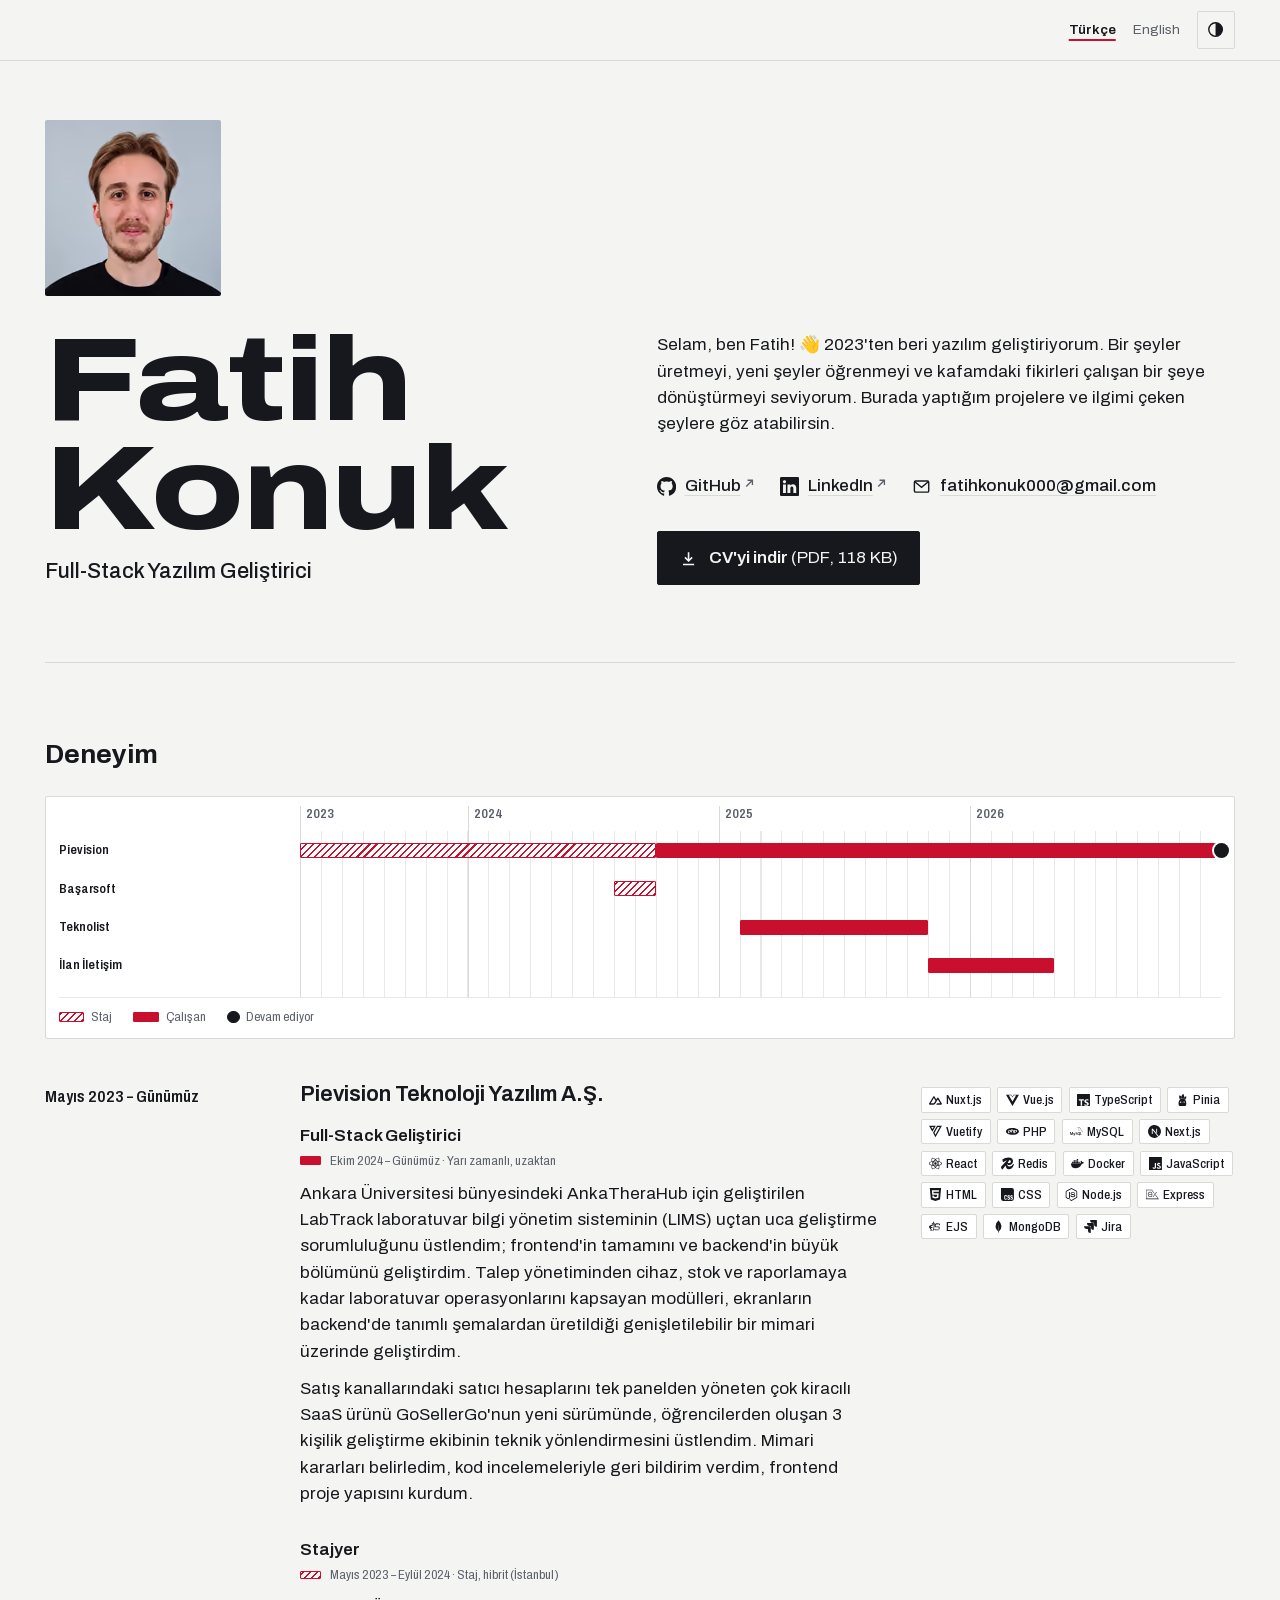
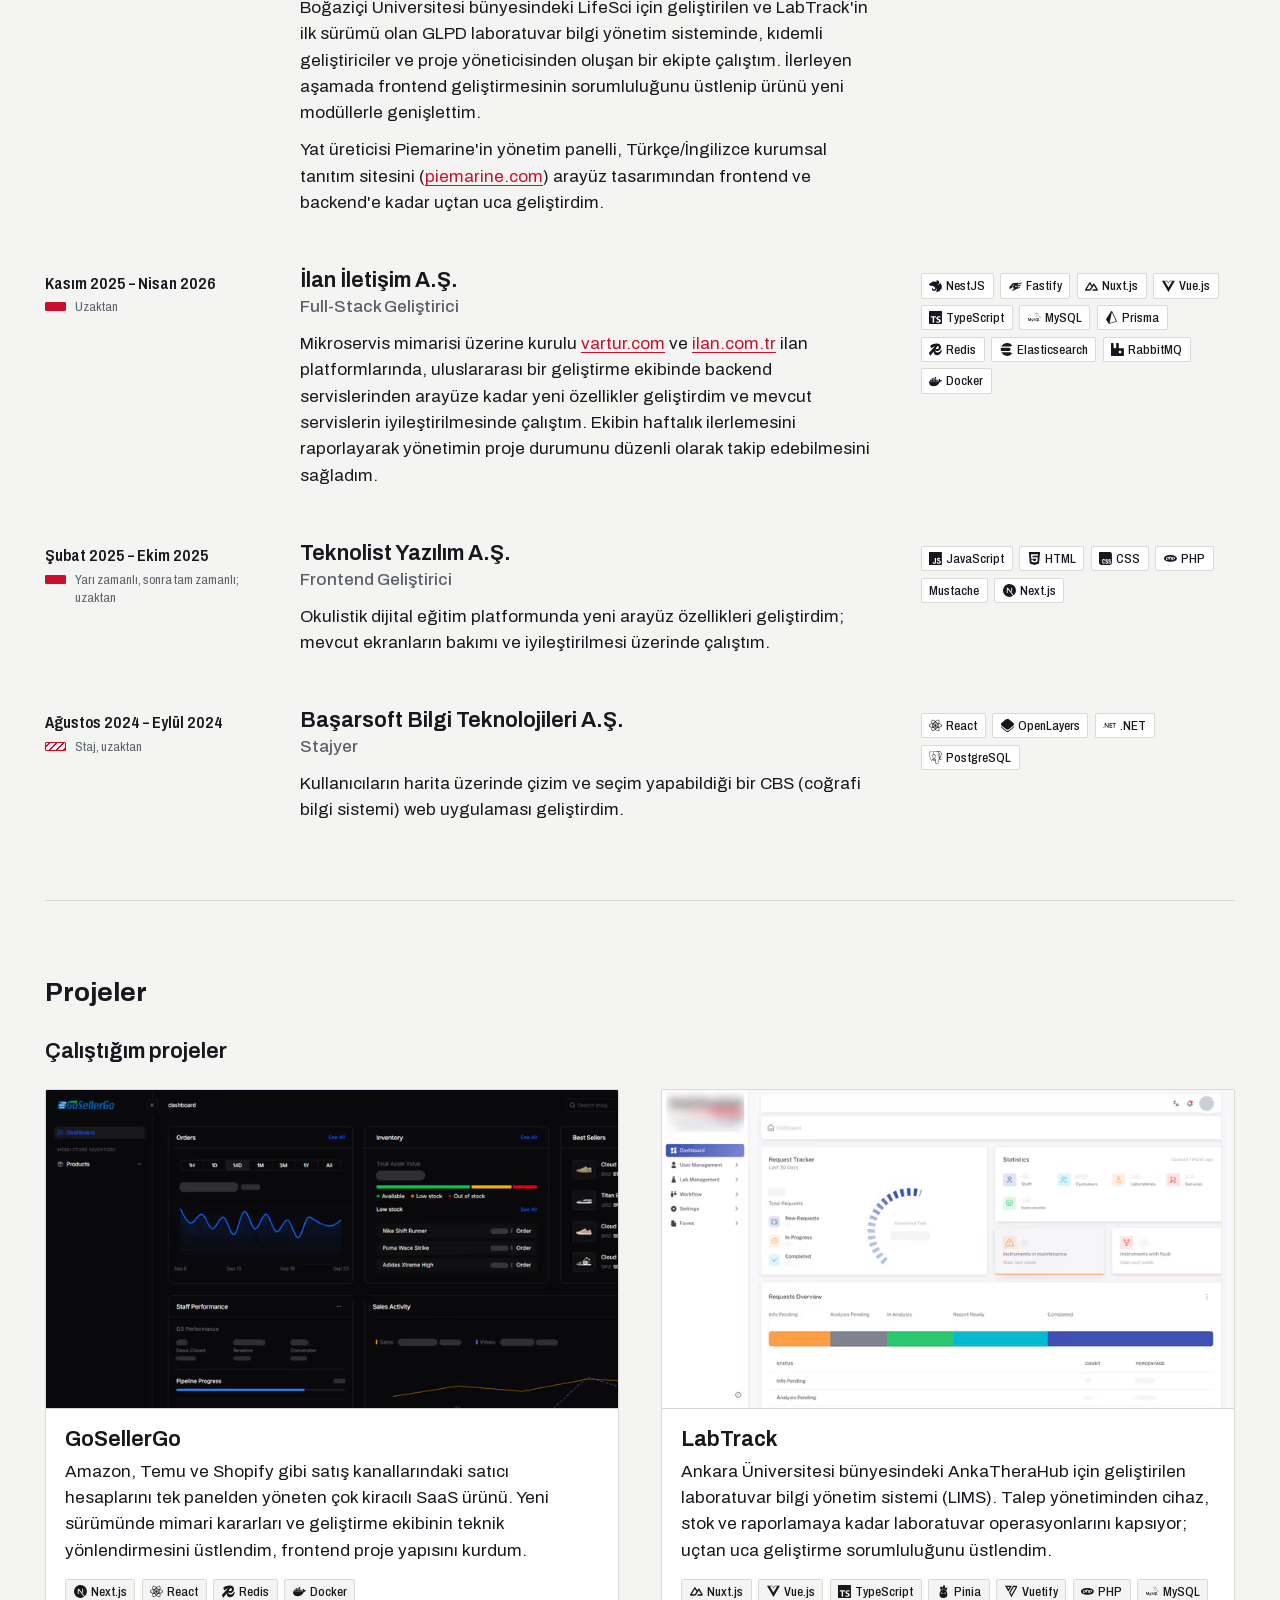
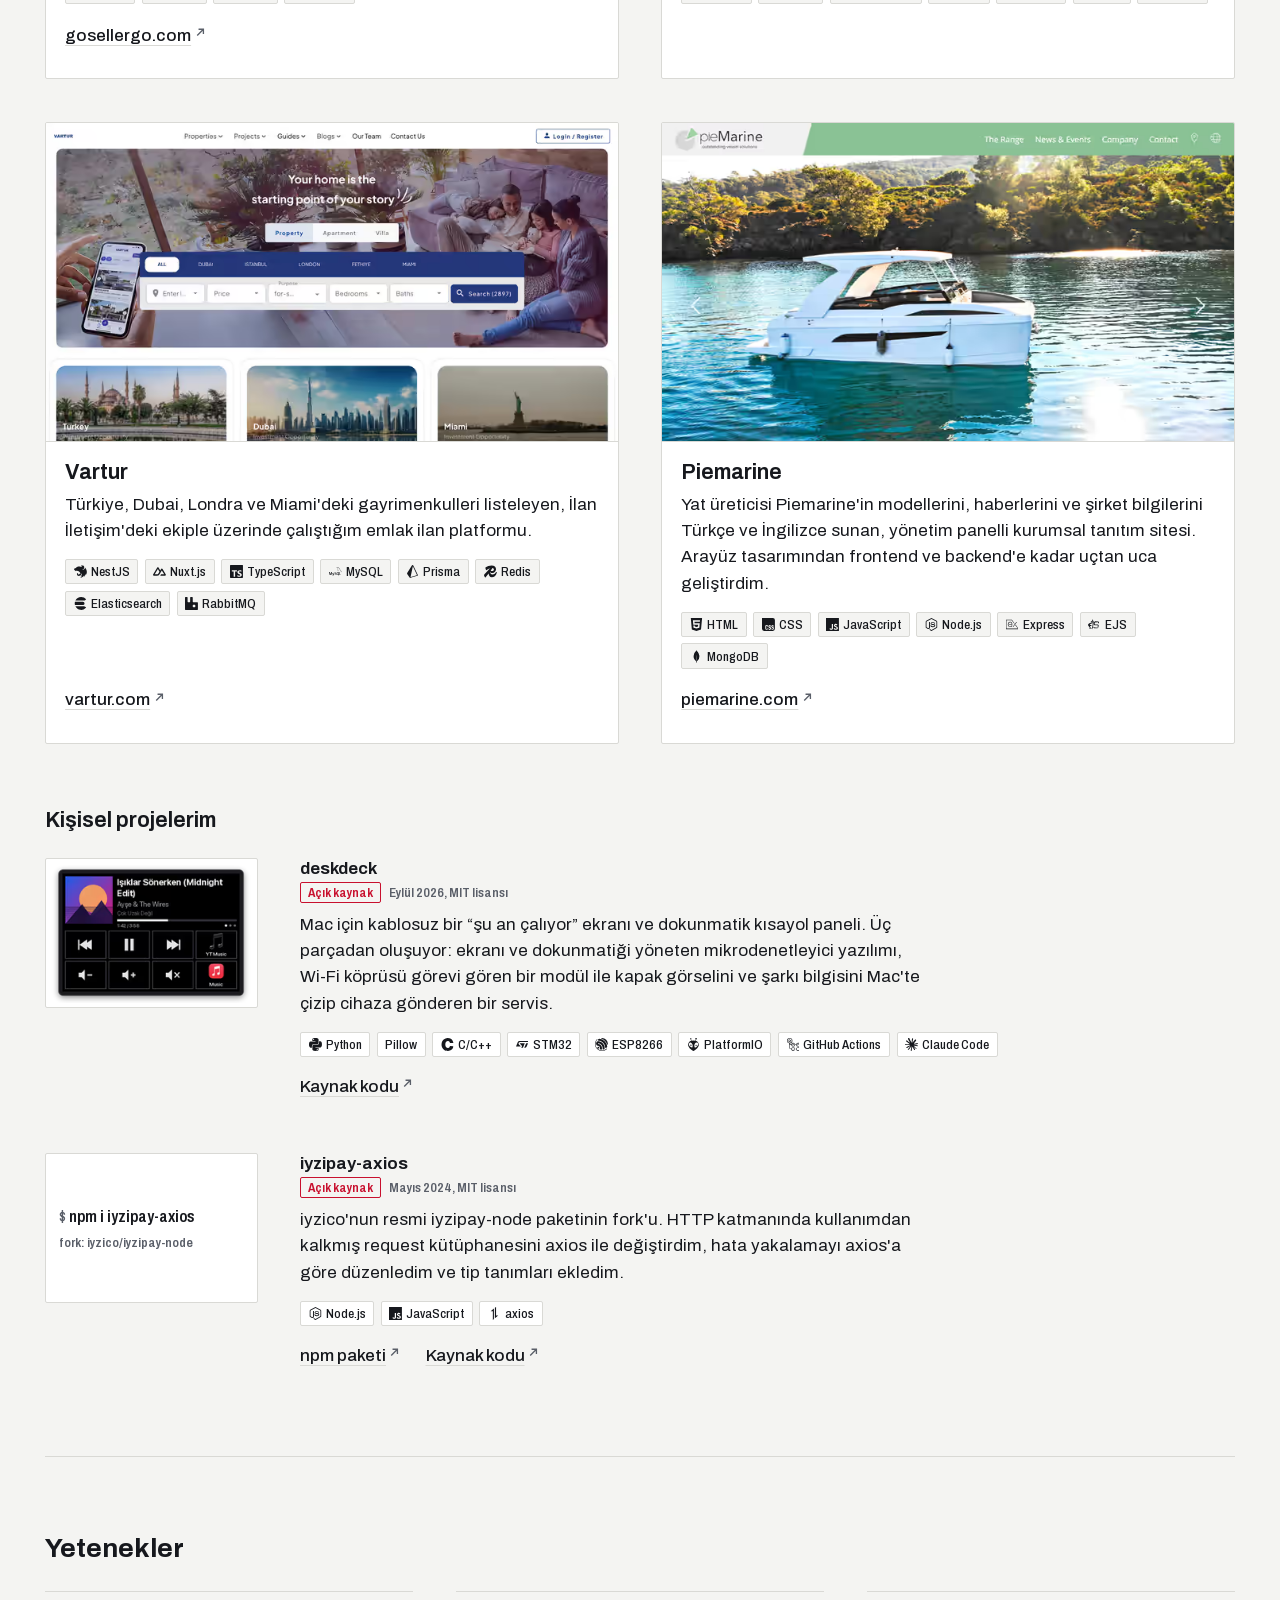
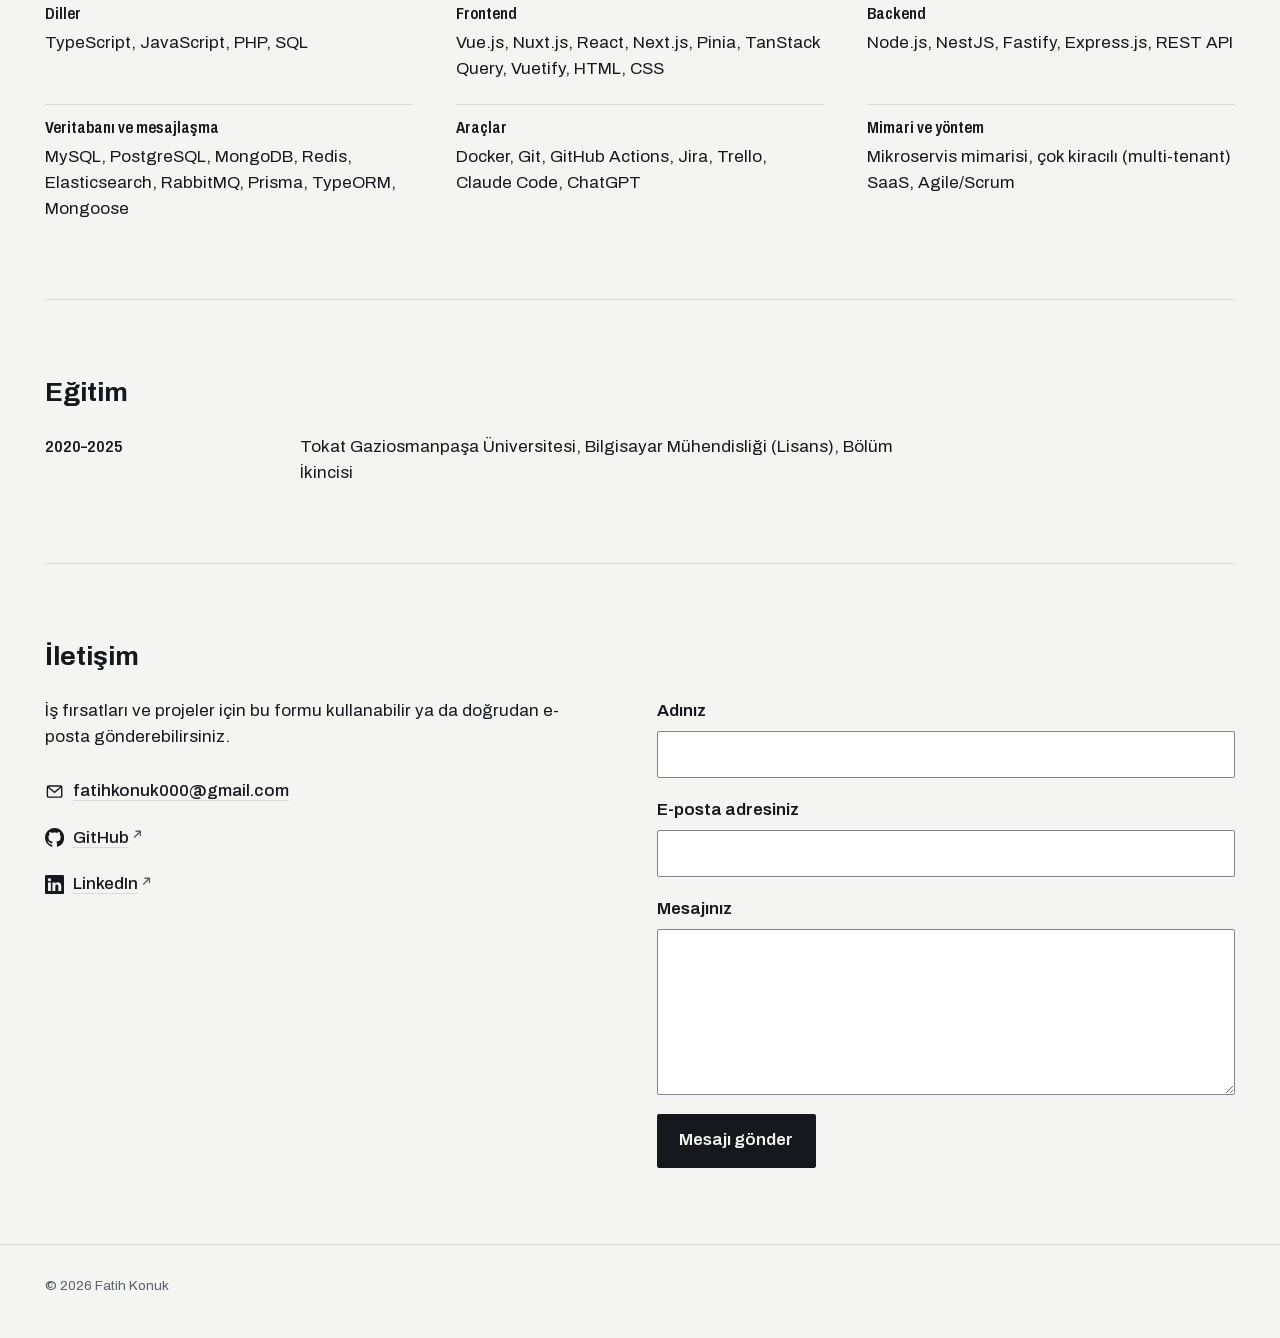
<file: index.html>
<!doctype html>
<html lang="tr">
<head>
<meta charset="utf-8">
<meta name="viewport" content="width=device-width, initial-scale=1">
<script>(function(d){d.className+=" js";window.__rvT=setTimeout(function(){d.className+=" rv-off"},3000);try{var m=/[?&]theme=(light|dark)/.exec(location.search),t=m?m[1]:localStorage.getItem("theme");if(t==="light"||t==="dark")d.setAttribute("data-theme",t)}catch(e){}})(document.documentElement)</script>
<title>Fatih Konuk | Full-Stack Yazılım Geliştirici</title>
<meta name="description" content="Fatih Konuk, Vue.js/Nuxt.js, React/Next.js, Node.js/NestJS ve PHP ile kurumsal web uygulamaları geliştiren full-stack geliştirici. Deneyim, yetenekler ve CV.">
<link rel="canonical" href="https://fatihkonuk.github.io/">
<link rel="alternate" hreflang="tr" href="https://fatihkonuk.github.io/">
<link rel="alternate" hreflang="en" href="https://fatihkonuk.github.io/en/">
<link rel="alternate" hreflang="x-default" href="https://fatihkonuk.github.io/">
<meta name="color-scheme" content="light dark">
<meta name="theme-color" content="#F4F4F2" media="(prefers-color-scheme: light)">
<meta name="theme-color" content="#121316" media="(prefers-color-scheme: dark)">
<meta property="og:type" content="profile">
<meta property="og:site_name" content="Fatih Konuk">
<meta property="og:title" content="Fatih Konuk | Full-Stack Yazılım Geliştirici">
<meta property="og:description" content="Vue.js/Nuxt.js, React/Next.js, Node.js/NestJS ve PHP ile kurumsal web uygulamaları geliştiren full-stack geliştirici. Deneyim, yetenekler ve CV.">
<meta property="og:url" content="https://fatihkonuk.github.io/">
<meta property="og:locale" content="tr_TR">
<meta property="og:locale:alternate" content="en_US">
<meta property="og:image" content="https://fatihkonuk.github.io/assets/img/og-tr.jpg">
<meta property="og:image:width" content="1200">
<meta property="og:image:height" content="630">
<meta property="og:image:alt" content="Fatih Konuk, Full-Stack Yazılım Geliştirici">
<meta property="profile:first_name" content="Fatih">
<meta property="profile:last_name" content="Konuk">
<meta name="twitter:card" content="summary_large_image">
<link rel="icon" href="/favicon.ico" sizes="32x32">
<link rel="icon" href="/favicon.svg" type="image/svg+xml">
<link rel="apple-touch-icon" href="/apple-touch-icon.png">
<link rel="preload" href="/assets/fonts/archivo.woff2" as="font" type="font/woff2" crossorigin>
<link rel="stylesheet" href="/assets/css/site.css">
<script src="/assets/js/site.js" defer></script>
<script type="application/ld+json">
{
  "@context": "https://schema.org",
  "@type": "Person",
  "name": "Fatih Konuk",
  "jobTitle": "Full-Stack Yazılım Geliştirici",
  "url": "https://fatihkonuk.github.io/",
  "image": "https://fatihkonuk.github.io/assets/img/profil-352.jpg",
  "email": "mailto:fatihkonuk000@gmail.com",
  "sameAs": [
    "https://github.com/fatihkonuk",
    "https://www.linkedin.com/in/fatihkonuk/"
  ],
  "worksFor": {
    "@type": "Organization",
    "name": "Pievision Teknoloji Yazılım A.Ş."
  },
  "alumniOf": {
    "@type": "CollegeOrUniversity",
    "name": "Tokat Gaziosmanpaşa Üniversitesi"
  },
  "knowsAbout": ["Vue.js", "Nuxt.js", "React", "Next.js", "TypeScript", "JavaScript", "Node.js", "NestJS", "PHP", "MySQL", "PostgreSQL", "Redis", "Docker"]
}
</script>
</head>
<body>
<a class="skip" href="#main">İçeriğe geç</a>

<header class="topbar">
  <div class="wrap">
    <nav class="lang" aria-label="Dil">
      <a href="/" aria-current="page">Türkçe</a>
      <a href="/en/" hreflang="en" lang="en">English</a>
    </nav>
    <button class="theme-toggle" type="button" aria-pressed="false" title="Temayı değiştir">
      <svg viewBox="0 0 24 24" aria-hidden="true" focusable="false"><circle cx="12" cy="12" r="8.5" fill="none" stroke="currentColor" stroke-width="1.75"/><path d="M12 3.5a8.5 8.5 0 0 1 0 17z" fill="currentColor"/></svg>
      <span class="vh">Koyu tema</span>
    </button>
  </div>
</header>

<main id="main" class="wrap">

  <section id="about" class="hero row" aria-labelledby="name">
    <div class="photo">
      <picture>
        <source type="image/avif" srcset="/assets/img/profil-176.avif 176w, /assets/img/profil-352.avif 352w" sizes="(min-width: 60em) 176px, 96px">
        <source type="image/webp" srcset="/assets/img/profil-176.webp 176w, /assets/img/profil-352.webp 352w" sizes="(min-width: 60em) 176px, 96px">
        <img src="/assets/img/profil-352.jpg" width="176" height="176" alt="Fatih Konuk" fetchpriority="high">
      </picture>
    </div>
    <div class="ident">
      <h1 id="name"><span>Fatih Konuk</span></h1>
      <p class="title">Full-Stack Yazılım Geliştirici</p>
    </div>
    <div class="pitch">
      <p class="about">Selam, ben Fatih! 👋 2023'ten beri yazılım geliştiriyorum. Bir şeyler üretmeyi, yeni şeyler öğrenmeyi ve kafamdaki fikirleri çalışan bir şeye dönüştürmeyi seviyorum. Burada yaptığım projelere ve ilgimi çeken şeylere göz atabilirsin.</p>
      <ul class="contact">
        <li><a href="https://github.com/fatihkonuk" target="_blank" rel="noopener noreferrer"><svg viewBox="0 0 16 16" aria-hidden="true" focusable="false"><path fill="currentColor" d="M8 0C3.58 0 0 3.58 0 8c0 3.54 2.29 6.53 5.47 7.59.4.07.55-.17.55-.38 0-.19-.01-.82-.01-1.49-2.01.37-2.53-.49-2.69-.94-.09-.23-.48-.94-.82-1.13-.28-.15-.68-.52-.01-.53.63-.01 1.08.58 1.23.82.72 1.21 1.87.87 2.33.66.07-.52.28-.87.51-1.07-1.78-.2-3.64-.89-3.64-3.95 0-.87.31-1.59.82-2.15-.08-.2-.36-1.02.08-2.12 0 0 .67-.21 2.2.82.64-.18 1.32-.27 2-.27.68 0 1.36.09 2 .27 1.53-1.04 2.2-.82 2.2-.82.44 1.1.16 1.92.08 2.12.51.56.82 1.27.82 2.15 0 3.07-1.87 3.75-3.65 3.95.29.25.54.73.54 1.48 0 1.07-.01 1.93-.01 2.2 0 .21.15.46.55.38A8.01 8.01 0 0 0 16 8c0-4.42-3.58-8-8-8z"/></svg><span>GitHub</span><svg class="ext" viewBox="0 0 12 12" aria-hidden="true" focusable="false"><path d="M4 2.5h5.5V8M9.5 2.5 2.5 9.5" fill="none" stroke="currentColor" stroke-width="1.5"/></svg><span class="vh"> (yeni sekmede açılır)</span></a></li>
        <li><a href="https://www.linkedin.com/in/fatihkonuk/" target="_blank" rel="noopener noreferrer"><svg viewBox="0 0 16 16" aria-hidden="true" focusable="false"><path fill="currentColor" d="M0 1.15C0 .51.53 0 1.18 0h13.64C15.47 0 16 .51 16 1.15v13.7c0 .64-.53 1.15-1.18 1.15H1.18C.53 16 0 15.49 0 14.85V1.15zm4.94 12.25V6.17h-2.4v7.23h2.4zm-1.2-8.21c.84 0 1.36-.56 1.36-1.25-.02-.71-.52-1.25-1.34-1.25-.82 0-1.36.54-1.36 1.25 0 .69.52 1.25 1.33 1.25h.01zm4.91 8.21V9.36c0-.22.02-.43.08-.59.17-.43.57-.88 1.23-.88.87 0 1.22.66 1.22 1.63v3.87h2.4V9.25c0-2.22-1.18-3.25-2.76-3.25-1.27 0-1.85.7-2.17 1.19V6.17h-2.4c.03.68 0 7.23 0 7.23h2.4z"/></svg><span>LinkedIn</span><svg class="ext" viewBox="0 0 12 12" aria-hidden="true" focusable="false"><path d="M4 2.5h5.5V8M9.5 2.5 2.5 9.5" fill="none" stroke="currentColor" stroke-width="1.5"/></svg><span class="vh"> (yeni sekmede açılır)</span></a></li>
        <li><a href="mailto:fatihkonuk000@gmail.com" rel="noopener noreferrer"><svg viewBox="0 0 24 24" aria-hidden="true" focusable="false"><rect x="3" y="5" width="18" height="14" rx="1.5" fill="none" stroke="currentColor" stroke-width="1.75"/><path d="m3.5 6 8.5 7 8.5-7" fill="none" stroke="currentColor" stroke-width="1.75"/></svg><span>fatihkonuk000@gmail.com</span></a></li>
      </ul>
      <a class="cv btn" href="https://fatihkonuk.dev/cv/fatih-konuk-cv.pdf" type="application/pdf"><svg viewBox="0 0 24 24" aria-hidden="true" focusable="false"><path d="M12 4v11m-4.5-4.5L12 15l4.5-4.5M5 19.5h14" fill="none" stroke="currentColor" stroke-width="2"/></svg><span>CV'yi indir <span class="meta">(PDF, 118 KB)</span></span></a>
    </div>
  </section>

  <section id="experience" aria-labelledby="experience-h">
    <h2 id="experience-h">Deneyim</h2>

    <figure class="lanes" aria-hidden="true">
      <div class="scale">
        <span class="yr" style="--m:0" data-y="2023" data-ys="’23"></span>
        <span class="yr" style="--m:8" data-y="2024" data-ys="’24"></span>
        <span class="yr" style="--m:20" data-y="2025" data-ys="’25"></span>
        <span class="yr" style="--m:32" data-y="2026" data-ys="’26"></span>
      </div>
      <div class="lane">
        <span class="lane-name">Pievision</span>
        <span class="track"><span class="bar intern" style="--s:0;--e:17;--i:0"></span><span class="bar" style="--s:17;--i:1"></span><span class="now"></span></span>
      </div>
      <div class="lane">
        <span class="lane-name">Başarsoft</span>
        <span class="track"><span class="bar intern" style="--s:15;--e:17;--i:2"></span></span>
      </div>
      <div class="lane">
        <span class="lane-name">Teknolist</span>
        <span class="track"><span class="bar" style="--s:21;--e:30;--i:3"></span></span>
      </div>
      <div class="lane">
        <span class="lane-name">İlan İletişim</span>
        <span class="track"><span class="bar" style="--s:30;--e:36;--i:4"></span></span>
      </div>
      <figcaption class="legend"><span><i class="intern"></i>Staj</span><span><i></i>Çalışan</span><span><i class="dot"></i>Devam ediyor</span></figcaption>
    </figure>

    <ol class="jobs">
      <li class="job row" id="exp-pievision">
        <div class="when">
          <p class="dates"><time datetime="2023-05">Mayıs 2023</time> – Günümüz</p>
        </div>
        <div class="body">
          <h3>Pievision Teknoloji Yazılım A.Ş.</h3>
          <div class="stint">
            <p class="role">Full-Stack Geliştirici</p>
            <p class="kind"><span><time datetime="2024-10">Ekim 2024</time> – Günümüz · Yarı zamanlı, uzaktan</span></p>
            <p class="desc">Ankara Üniversitesi bünyesindeki AnkaTheraHub için geliştirilen LabTrack laboratuvar bilgi yönetim sisteminin (LIMS) uçtan uca geliştirme sorumluluğunu üstlendim; frontend'in tamamını ve backend'in büyük bölümünü geliştirdim. Talep yönetiminden cihaz, stok ve raporlamaya kadar laboratuvar operasyonlarını kapsayan modülleri, ekranların backend'de tanımlı şemalardan üretildiği genişletilebilir bir mimari üzerinde geliştirdim.</p>
            <p class="desc">Satış kanallarındaki satıcı hesaplarını tek panelden yöneten çok kiracılı SaaS ürünü GoSellerGo'nun yeni sürümünde, öğrencilerden oluşan 3 kişilik geliştirme ekibinin teknik yönlendirmesini üstlendim. Mimari kararları belirledim, kod incelemeleriyle geri bildirim verdim, frontend proje yapısını kurdum.</p>
          </div>
          <div class="stint">
            <p class="role">Stajyer</p>
            <p class="kind intern"><span><time datetime="2023-05">Mayıs 2023</time> – <time datetime="2024-09">Eylül 2024</time> · Staj, hibrit (İstanbul)</span></p>
            <p class="desc">Boğaziçi Üniversitesi bünyesindeki LifeSci için geliştirilen ve LabTrack'in ilk sürümü olan GLPD laboratuvar bilgi yönetim sisteminde, kıdemli geliştiriciler ve proje yöneticisinden oluşan bir ekipte çalıştım. İlerleyen aşamada frontend geliştirmesinin sorumluluğunu üstlenip ürünü yeni modüllerle genişlettim.</p>
            <p class="desc">Yat üreticisi Piemarine'in yönetim panelli, Türkçe/İngilizce kurumsal tanıtım sitesini (<a href="https://piemarine.com" rel="noopener noreferrer">piemarine.com</a>) arayüz tasarımından frontend ve backend'e kadar uçtan uca geliştirdim.</p>
          </div>
        </div>
        <ul class="tags" aria-label="Teknolojiler">
          <li>Nuxt.js</li><li>Vue.js</li><li>TypeScript</li><li>Pinia</li><li>Vuetify</li><li>PHP</li><li>MySQL</li><li>Next.js</li><li>React</li><li>Redis</li><li>Docker</li><li>JavaScript</li><li>HTML</li><li>CSS</li><li>Node.js</li><li>Express</li><li>EJS</li><li>MongoDB</li><li>Jira</li>
        </ul>
      </li>
      <li class="job row">
        <div class="when">
          <p class="dates"><time datetime="2025-11">Kasım 2025</time> – <time datetime="2026-04">Nisan 2026</time></p>
          <p class="kind">Uzaktan</p>
        </div>
        <div class="body">
          <h3>İlan İletişim A.Ş.</h3>
          <p class="role">Full-Stack Geliştirici</p>
          <p class="desc">Mikroservis mimarisi üzerine kurulu <a href="https://vartur.com" rel="noopener noreferrer">vartur.com</a> ve <a href="https://ilan.com.tr" rel="noopener noreferrer">ilan.com.tr</a> ilan platformlarında, uluslararası bir geliştirme ekibinde backend servislerinden arayüze kadar yeni özellikler geliştirdim ve mevcut servislerin iyileştirilmesinde çalıştım. Ekibin haftalık ilerlemesini raporlayarak yönetimin proje durumunu düzenli olarak takip edebilmesini sağladım.</p>
        </div>
        <ul class="tags" aria-label="Teknolojiler">
          <li>NestJS</li><li>Fastify</li><li>Nuxt.js</li><li>Vue.js</li><li>TypeScript</li><li>MySQL</li><li>Prisma</li><li>Redis</li><li>Elasticsearch</li><li>RabbitMQ</li><li>Docker</li>
        </ul>
      </li>
      <li class="job row">
        <div class="when">
          <p class="dates"><time datetime="2025-02">Şubat 2025</time> – <time datetime="2025-10">Ekim 2025</time></p>
          <p class="kind">Yarı zamanlı, sonra tam zamanlı; uzaktan</p>
        </div>
        <div class="body">
          <h3>Teknolist Yazılım A.Ş.</h3>
          <p class="role">Frontend Geliştirici</p>
          <p class="desc">Okulistik dijital eğitim platformunda yeni arayüz özellikleri geliştirdim; mevcut ekranların bakımı ve iyileştirilmesi üzerinde çalıştım.</p>
        </div>
        <ul class="tags" aria-label="Teknolojiler">
          <li>JavaScript</li><li>HTML</li><li>CSS</li><li>PHP</li><li>Mustache</li><li>Next.js</li>
        </ul>
      </li>
      <li class="job row">
        <div class="when">
          <p class="dates"><time datetime="2024-08">Ağustos 2024</time> – <time datetime="2024-09">Eylül 2024</time></p>
          <p class="kind intern">Staj, uzaktan</p>
        </div>
        <div class="body">
          <h3>Başarsoft Bilgi Teknolojileri A.Ş.</h3>
          <p class="role">Stajyer</p>
          <p class="desc">Kullanıcıların harita üzerinde çizim ve seçim yapabildiği bir CBS (coğrafi bilgi sistemi) web uygulaması geliştirdim.</p>
        </div>
        <ul class="tags" aria-label="Teknolojiler">
          <li>React</li><li>OpenLayers</li><li>.NET</li><li>PostgreSQL</li>
        </ul>
      </li>
    </ol>
  </section>

  <section id="projects" aria-labelledby="projects-h">
    <h2 id="projects-h">Projeler</h2>

    <h3 class="sub">Çalıştığım projeler</h3>
    <ul class="client">
      <li class="cp">
        <div class="cp-thumb">
          <picture>
            <source type="image/avif" srcset="/assets/img/projects/gosellergo-360.avif 360w, /assets/img/projects/gosellergo-720.avif 720w" sizes="(min-width: 75em) 36rem, (min-width: 40em) 45vw, 100vw">
            <source type="image/webp" srcset="/assets/img/projects/gosellergo-360.webp 360w, /assets/img/projects/gosellergo-720.webp 720w" sizes="(min-width: 75em) 36rem, (min-width: 40em) 45vw, 100vw">
            <img src="/assets/img/projects/gosellergo-720.jpg" width="720" height="400" alt="GoSellerGo gösterge paneli; profil fotoğrafı ve mağaza verileri gizlenmiş" loading="lazy" decoding="async">
          </picture>
        </div>
        <div class="body">
          <h4>GoSellerGo</h4>
          <p class="desc">Amazon, Temu ve Shopify gibi satış kanallarındaki satıcı hesaplarını tek panelden yöneten çok kiracılı SaaS ürünü. Yeni sürümünde mimari kararları ve geliştirme ekibinin teknik yönlendirmesini üstlendim, frontend proje yapısını kurdum.</p>
          <ul class="tags" aria-label="Teknolojiler"><li>Next.js</li><li>React</li><li>Redis</li><li>Docker</li></ul>
          <ul class="contact ext-links" aria-label="Bağlantılar">
            <li><a href="https://gosellergo.com" target="_blank" rel="noopener noreferrer"><span>gosellergo.com</span><svg class="ext" viewBox="0 0 12 12" aria-hidden="true" focusable="false"><path d="M4 2.5h5.5V8M9.5 2.5 2.5 9.5" fill="none" stroke="currentColor" stroke-width="1.5"/></svg><span class="vh"> (yeni sekmede açılır)</span></a></li>
          </ul>
        </div>
      </li>
      <li class="cp">
        <div class="cp-thumb">
          <picture>
            <source type="image/avif" srcset="/assets/img/projects/labtrack-360.avif 360w, /assets/img/projects/labtrack-720.avif 720w" sizes="(min-width: 75em) 36rem, (min-width: 40em) 45vw, 100vw">
            <source type="image/webp" srcset="/assets/img/projects/labtrack-360.webp 360w, /assets/img/projects/labtrack-720.webp 720w" sizes="(min-width: 75em) 36rem, (min-width: 40em) 45vw, 100vw">
            <img src="/assets/img/projects/labtrack-720.jpg" width="720" height="400" alt="LabTrack gösterge paneli; kişisel veriler ve sayılar gizlenmiş" loading="lazy" decoding="async">
          </picture>
        </div>
        <div class="body">
          <h4>LabTrack</h4>
          <p class="desc">Ankara Üniversitesi bünyesindeki AnkaTheraHub için geliştirilen laboratuvar bilgi yönetim sistemi (LIMS). Talep yönetiminden cihaz, stok ve raporlamaya kadar laboratuvar operasyonlarını kapsıyor; uçtan uca geliştirme sorumluluğunu üstlendim.</p>
          <ul class="tags" aria-label="Teknolojiler"><li>Nuxt.js</li><li>Vue.js</li><li>TypeScript</li><li>Pinia</li><li>Vuetify</li><li>PHP</li><li>MySQL</li></ul>
        </div>
      </li>
      <li class="cp">
        <div class="cp-thumb">
          <picture>
            <source type="image/avif" srcset="/assets/img/projects/vartur-360.avif 360w, /assets/img/projects/vartur-720.avif 720w" sizes="(min-width: 75em) 36rem, (min-width: 40em) 45vw, 100vw">
            <source type="image/webp" srcset="/assets/img/projects/vartur-360.webp 360w, /assets/img/projects/vartur-720.webp 720w" sizes="(min-width: 75em) 36rem, (min-width: 40em) 45vw, 100vw">
            <img src="/assets/img/projects/vartur-720.jpg" width="720" height="400" alt="vartur.com ana sayfasının ilk ekranı: ev arama formu ve oturma odasında bir aile fotoğrafı" loading="lazy" decoding="async">
          </picture>
        </div>
        <div class="body">
          <h4>Vartur</h4>
          <p class="desc">Türkiye, Dubai, Londra ve Miami'deki gayrimenkulleri listeleyen, İlan İletişim'deki ekiple üzerinde çalıştığım emlak ilan platformu.</p>
          <ul class="tags" aria-label="Teknolojiler"><li>NestJS</li><li>Nuxt.js</li><li>TypeScript</li><li>MySQL</li><li>Prisma</li><li>Redis</li><li>Elasticsearch</li><li>RabbitMQ</li></ul>
          <ul class="contact ext-links" aria-label="Bağlantılar">
            <li><a href="https://www.vartur.com" target="_blank" rel="noopener noreferrer"><span>vartur.com</span><svg class="ext" viewBox="0 0 12 12" aria-hidden="true" focusable="false"><path d="M4 2.5h5.5V8M9.5 2.5 2.5 9.5" fill="none" stroke="currentColor" stroke-width="1.5"/></svg><span class="vh"> (yeni sekmede açılır)</span></a></li>
          </ul>
        </div>
      </li>
      <li class="cp">
        <div class="cp-thumb">
          <picture>
            <source type="image/avif" srcset="/assets/img/projects/piemarine-360.avif 360w, /assets/img/projects/piemarine-720.avif 720w" sizes="(min-width: 75em) 36rem, (min-width: 40em) 45vw, 100vw">
            <source type="image/webp" srcset="/assets/img/projects/piemarine-360.webp 360w, /assets/img/projects/piemarine-720.webp 720w" sizes="(min-width: 75em) 36rem, (min-width: 40em) 45vw, 100vw">
            <img src="/assets/img/projects/piemarine-720.jpg" width="720" height="400" alt="piemarine.com ana sayfasının ilk ekranı: koyda demirli beyaz bir tekne" loading="lazy" decoding="async">
          </picture>
        </div>
        <div class="body">
          <h4>Piemarine</h4>
          <p class="desc">Yat üreticisi Piemarine'in modellerini, haberlerini ve şirket bilgilerini Türkçe ve İngilizce sunan, yönetim panelli kurumsal tanıtım sitesi. Arayüz tasarımından frontend ve backend'e kadar uçtan uca geliştirdim.</p>
          <ul class="tags" aria-label="Teknolojiler"><li>HTML</li><li>CSS</li><li>JavaScript</li><li>Node.js</li><li>Express</li><li>EJS</li><li>MongoDB</li></ul>
          <ul class="contact ext-links" aria-label="Bağlantılar">
            <li><a href="https://piemarine.com" target="_blank" rel="noopener noreferrer"><span>piemarine.com</span><svg class="ext" viewBox="0 0 12 12" aria-hidden="true" focusable="false"><path d="M4 2.5h5.5V8M9.5 2.5 2.5 9.5" fill="none" stroke="currentColor" stroke-width="1.5"/></svg><span class="vh"> (yeni sekmede açılır)</span></a></li>
          </ul>
        </div>
      </li>
    </ul>

    <h3 class="sub">Kişisel projelerim</h3>
    <ul class="featured">
      <li class="feat row">
        <div class="feat-visual">
          <div class="feat-media">
          <picture>
            <source type="image/avif" srcset="/assets/img/projects/deskdeck-240.avif 240w, /assets/img/projects/deskdeck-480.avif 480w" sizes="12.5rem">
            <source type="image/webp" srcset="/assets/img/projects/deskdeck-240.webp 240w, /assets/img/projects/deskdeck-480.webp 480w" sizes="12.5rem">
            <img src="/assets/img/projects/deskdeck-480.jpg" width="480" height="338" alt="deskdeck ekranının render görüntüsü (fotoğraf değil): çalan şarkının kapağı, adı ve ilerleme çubuğu, altında medya düğmeleri" loading="lazy" decoding="async">
          </picture>
          </div>
        </div>
        <div class="feat-body">
          <h4>deskdeck</h4>
          <p class="proj-meta"><span class="badge">Açık kaynak</span> <time datetime="2026-09">Eylül 2026</time>, MIT lisansı</p>
          <p class="desc">Mac için kablosuz bir “şu an çalıyor” ekranı ve dokunmatik kısayol paneli. Üç parçadan oluşuyor: ekranı ve dokunmatiği yöneten mikrodenetleyici yazılımı, Wi‑Fi köprüsü görevi gören bir modül ile kapak görselini ve şarkı bilgisini Mac'te çizip cihaza gönderen bir servis.</p>
          <ul class="tags" aria-label="Teknolojiler">
            <li>Python</li><li>Pillow</li><li>C/C++</li><li>STM32</li><li>ESP8266</li><li>PlatformIO</li><li>GitHub Actions</li><li>Claude Code</li>
          </ul>
          <ul class="contact ext-links" aria-label="Bağlantılar">
            <li><a href="https://github.com/fatihkonuk/deskdeck" target="_blank" rel="noopener noreferrer"><span>Kaynak kodu</span><svg class="ext" viewBox="0 0 12 12" aria-hidden="true" focusable="false"><path d="M4 2.5h5.5V8M9.5 2.5 2.5 9.5" fill="none" stroke="currentColor" stroke-width="1.5"/></svg><span class="vh"> (yeni sekmede açılır)</span></a></li>
          </ul>
        </div>
      </li>
      <li class="feat row">
        <div class="feat-visual is-cmd">
          <div class="feat-media cmd">
            <p class="cmd-line"><code>npm i iyzipay-axios</code></p>
            <p class="cmd-note">fork: iyzico/iyzipay-node</p>
          </div>
        </div>
        <div class="feat-body">
          <h4>iyzipay-axios</h4>
          <p class="proj-meta"><span class="badge">Açık kaynak</span> <time datetime="2024-05">Mayıs 2024</time>, MIT lisansı</p>
          <p class="desc">iyzico'nun resmi iyzipay-node paketinin fork'u. HTTP katmanında kullanımdan kalkmış request kütüphanesini axios ile değiştirdim, hata yakalamayı axios'a göre düzenledim ve tip tanımları ekledim.</p>
          <ul class="tags" aria-label="Teknolojiler">
            <li>Node.js</li><li>JavaScript</li><li>axios</li>
          </ul>
          <ul class="contact ext-links" aria-label="Bağlantılar">
            <li><a href="https://www.npmjs.com/package/iyzipay-axios" target="_blank" rel="noopener noreferrer"><span>npm paketi</span><svg class="ext" viewBox="0 0 12 12" aria-hidden="true" focusable="false"><path d="M4 2.5h5.5V8M9.5 2.5 2.5 9.5" fill="none" stroke="currentColor" stroke-width="1.5"/></svg><span class="vh"> (yeni sekmede açılır)</span></a></li>
            <li><a href="https://github.com/fatihkonuk/iyzipay-node-axios" target="_blank" rel="noopener noreferrer"><span>Kaynak kodu</span><svg class="ext" viewBox="0 0 12 12" aria-hidden="true" focusable="false"><path d="M4 2.5h5.5V8M9.5 2.5 2.5 9.5" fill="none" stroke="currentColor" stroke-width="1.5"/></svg><span class="vh"> (yeni sekmede açılır)</span></a></li>
          </ul>
        </div>
      </li>
    </ul>
  </section>

  <section id="skills" aria-labelledby="skills-h">
    <h2 id="skills-h">Yetenekler</h2>
    <dl class="skills">
      <div><dt>Diller</dt><dd>TypeScript, JavaScript, PHP, SQL</dd></div>
      <div><dt>Frontend</dt><dd>Vue.js, Nuxt.js, React, Next.js, Pinia, TanStack Query, Vuetify, HTML, CSS</dd></div>
      <div><dt>Backend</dt><dd>Node.js, NestJS, Fastify, Express.js, REST API</dd></div>
      <div><dt>Veritabanı ve mesajlaşma</dt><dd>MySQL, PostgreSQL, MongoDB, Redis, Elasticsearch, RabbitMQ, Prisma, TypeORM, Mongoose</dd></div>
      <div><dt>Araçlar</dt><dd>Docker, Git, GitHub Actions, Jira, Trello, Claude Code, ChatGPT</dd></div>
      <div><dt>Mimari ve yöntem</dt><dd>Mikroservis mimarisi, çok kiracılı (multi-tenant) SaaS, Agile/Scrum</dd></div>
    </dl>
  </section>

  <section id="education" aria-labelledby="education-h">
    <h2 id="education-h">Eğitim</h2>
    <div class="edu row">
      <p class="years"><time datetime="2020-09">2020</time>–<time datetime="2025-06">2025</time></p>
      <p>Tokat Gaziosmanpaşa Üniversitesi, Bilgisayar Mühendisliği (Lisans), Bölüm İkincisi</p>
    </div>
  </section>

  <section id="contact" aria-labelledby="contact-h">
    <h2 id="contact-h">İletişim</h2>
    <div class="contact-grid">
      <div class="contact-text">
        <p>İş fırsatları ve projeler için bu formu kullanabilir ya da doğrudan e-posta gönderebilirsiniz.</p>
        <ul class="contact contact-stack" aria-label="Doğrudan iletişim">
          <li><a href="mailto:fatihkonuk000@gmail.com" rel="noopener noreferrer"><svg viewBox="0 0 24 24" aria-hidden="true" focusable="false"><rect x="3" y="5" width="18" height="14" rx="1.5" fill="none" stroke="currentColor" stroke-width="1.75"/><path d="m3.5 6 8.5 7 8.5-7" fill="none" stroke="currentColor" stroke-width="1.75"/></svg><span>fatihkonuk000@gmail.com</span></a></li>
          <li><a href="https://github.com/fatihkonuk" target="_blank" rel="noopener noreferrer"><svg viewBox="0 0 16 16" aria-hidden="true" focusable="false"><path fill="currentColor" d="M8 0C3.58 0 0 3.58 0 8c0 3.54 2.29 6.53 5.47 7.59.4.07.55-.17.55-.38 0-.19-.01-.82-.01-1.49-2.01.37-2.53-.49-2.69-.94-.09-.23-.48-.94-.82-1.13-.28-.15-.68-.52-.01-.53.63-.01 1.08.58 1.23.82.72 1.21 1.87.87 2.33.66.07-.52.28-.87.51-1.07-1.78-.2-3.64-.89-3.64-3.95 0-.87.31-1.59.82-2.15-.08-.2-.36-1.02.08-2.12 0 0 .67-.21 2.2.82.64-.18 1.32-.27 2-.27.68 0 1.36.09 2 .27 1.53-1.04 2.2-.82 2.2-.82.44 1.1.16 1.92.08 2.12.51.56.82 1.27.82 2.15 0 3.07-1.87 3.75-3.65 3.95.29.25.54.73.54 1.48 0 1.07-.01 1.93-.01 2.2 0 .21.15.46.55.38A8.01 8.01 0 0 0 16 8c0-4.42-3.58-8-8-8z"/></svg><span>GitHub</span><svg class="ext" viewBox="0 0 12 12" aria-hidden="true" focusable="false"><path d="M4 2.5h5.5V8M9.5 2.5 2.5 9.5" fill="none" stroke="currentColor" stroke-width="1.5"/></svg><span class="vh"> (yeni sekmede açılır)</span></a></li>
          <li><a href="https://www.linkedin.com/in/fatihkonuk/" target="_blank" rel="noopener noreferrer"><svg viewBox="0 0 16 16" aria-hidden="true" focusable="false"><path fill="currentColor" d="M0 1.15C0 .51.53 0 1.18 0h13.64C15.47 0 16 .51 16 1.15v13.7c0 .64-.53 1.15-1.18 1.15H1.18C.53 16 0 15.49 0 14.85V1.15zm4.94 12.25V6.17h-2.4v7.23h2.4zm-1.2-8.21c.84 0 1.36-.56 1.36-1.25-.02-.71-.52-1.25-1.34-1.25-.82 0-1.36.54-1.36 1.25 0 .69.52 1.25 1.33 1.25h.01zm4.91 8.21V9.36c0-.22.02-.43.08-.59.17-.43.57-.88 1.23-.88.87 0 1.22.66 1.22 1.63v3.87h2.4V9.25c0-2.22-1.18-3.25-2.76-3.25-1.27 0-1.85.7-2.17 1.19V6.17h-2.4c.03.68 0 7.23 0 7.23h2.4z"/></svg><span>LinkedIn</span><svg class="ext" viewBox="0 0 12 12" aria-hidden="true" focusable="false"><path d="M4 2.5h5.5V8M9.5 2.5 2.5 9.5" fill="none" stroke="currentColor" stroke-width="1.5"/></svg><span class="vh"> (yeni sekmede açılır)</span></a></li>
        </ul>
      </div>
      <form class="form" action="https://api.web3forms.com/submit" method="POST" aria-label="İletişim formu" data-sending="Gönderiliyor…" data-ok="Mesajınız gönderildi. Teşekkürler." data-fail="Mesaj gönderilemedi. Bağlantınızı kontrol edip tekrar deneyin ya da {mail} adresine yazın.">
        <p id="sent" class="sent-note" tabindex="-1">Mesajınız gönderildi. Teşekkürler.</p>
        <input type="hidden" name="access_key" value="bd9f247a-1889-4f71-91ae-19e8a4e8dce7">
        <input type="hidden" name="subject" value="fatihkonuk.github.io üzerinden yeni mesaj">
        <input type="hidden" name="from_name" value="fatihkonuk.github.io">
        <input type="hidden" name="redirect" value="https://fatihkonuk.github.io/#sent">
        <input type="checkbox" name="botcheck" class="hp" style="display: none;" tabindex="-1" aria-label="Bu alanı boş bırakın">
        <div class="field">
          <label for="f-name">Adınız</label>
          <input id="f-name" name="name" type="text" autocomplete="name" required maxlength="100" data-error="Adınızı yazın.">
          <p class="field-error" id="f-name-err" hidden></p>
        </div>
        <div class="field">
          <label for="f-email">E-posta adresiniz</label>
          <input id="f-email" name="email" type="email" autocomplete="email" required maxlength="200" data-error="Geçerli bir e-posta adresi yazın.">
          <p class="field-error" id="f-email-err" hidden></p>
        </div>
        <div class="field">
          <label for="f-message">Mesajınız</label>
          <textarea id="f-message" name="message" rows="6" required maxlength="5000" data-error="Mesajınızı yazın."></textarea>
          <p class="field-error" id="f-message-err" hidden></p>
        </div>
        <div class="form-actions">
          <button class="btn" type="submit">Mesajı gönder</button>
          <p class="form-status" role="status" aria-live="polite"></p>
        </div>
      </form>
    </div>
  </section>

</main>

<footer class="foot">
  <div class="wrap">
    <p class="copy">© 2026 Fatih Konuk</p>
  </div>
</footer>
</body>
</html>
</file>
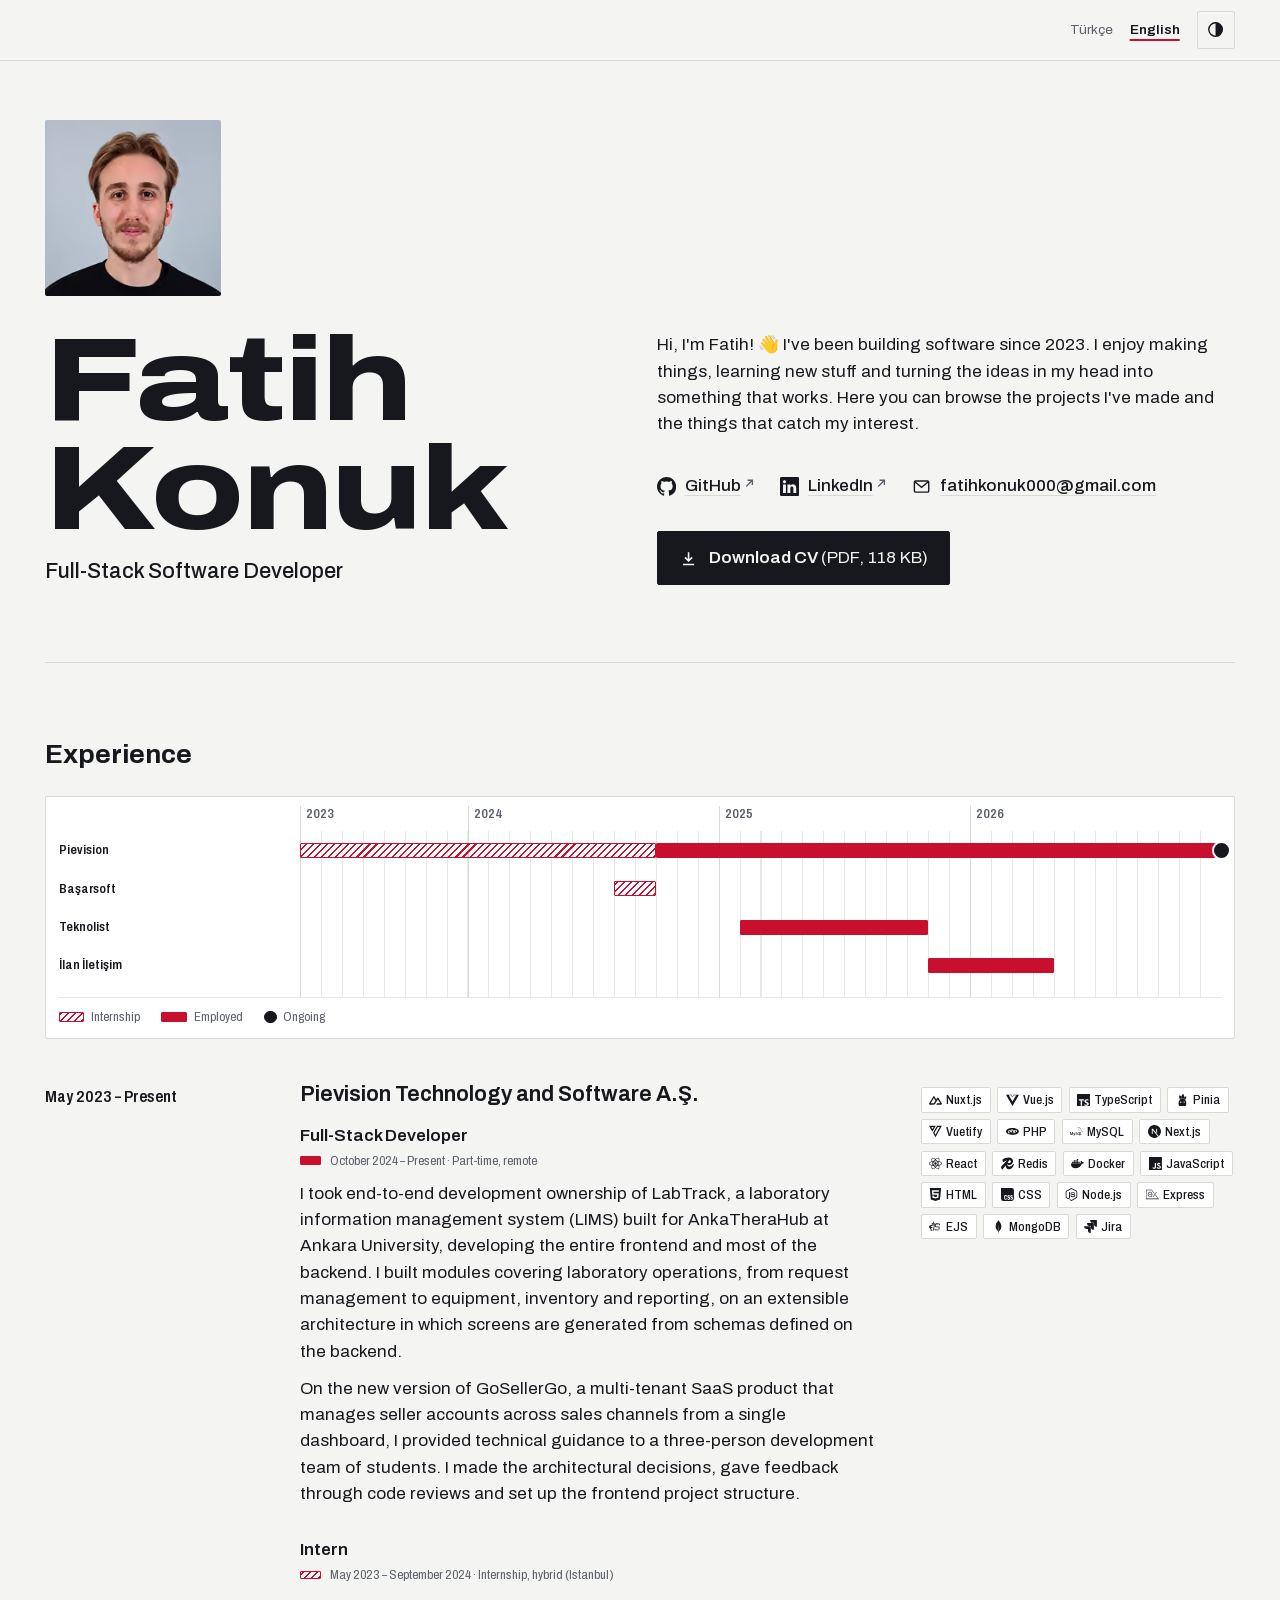
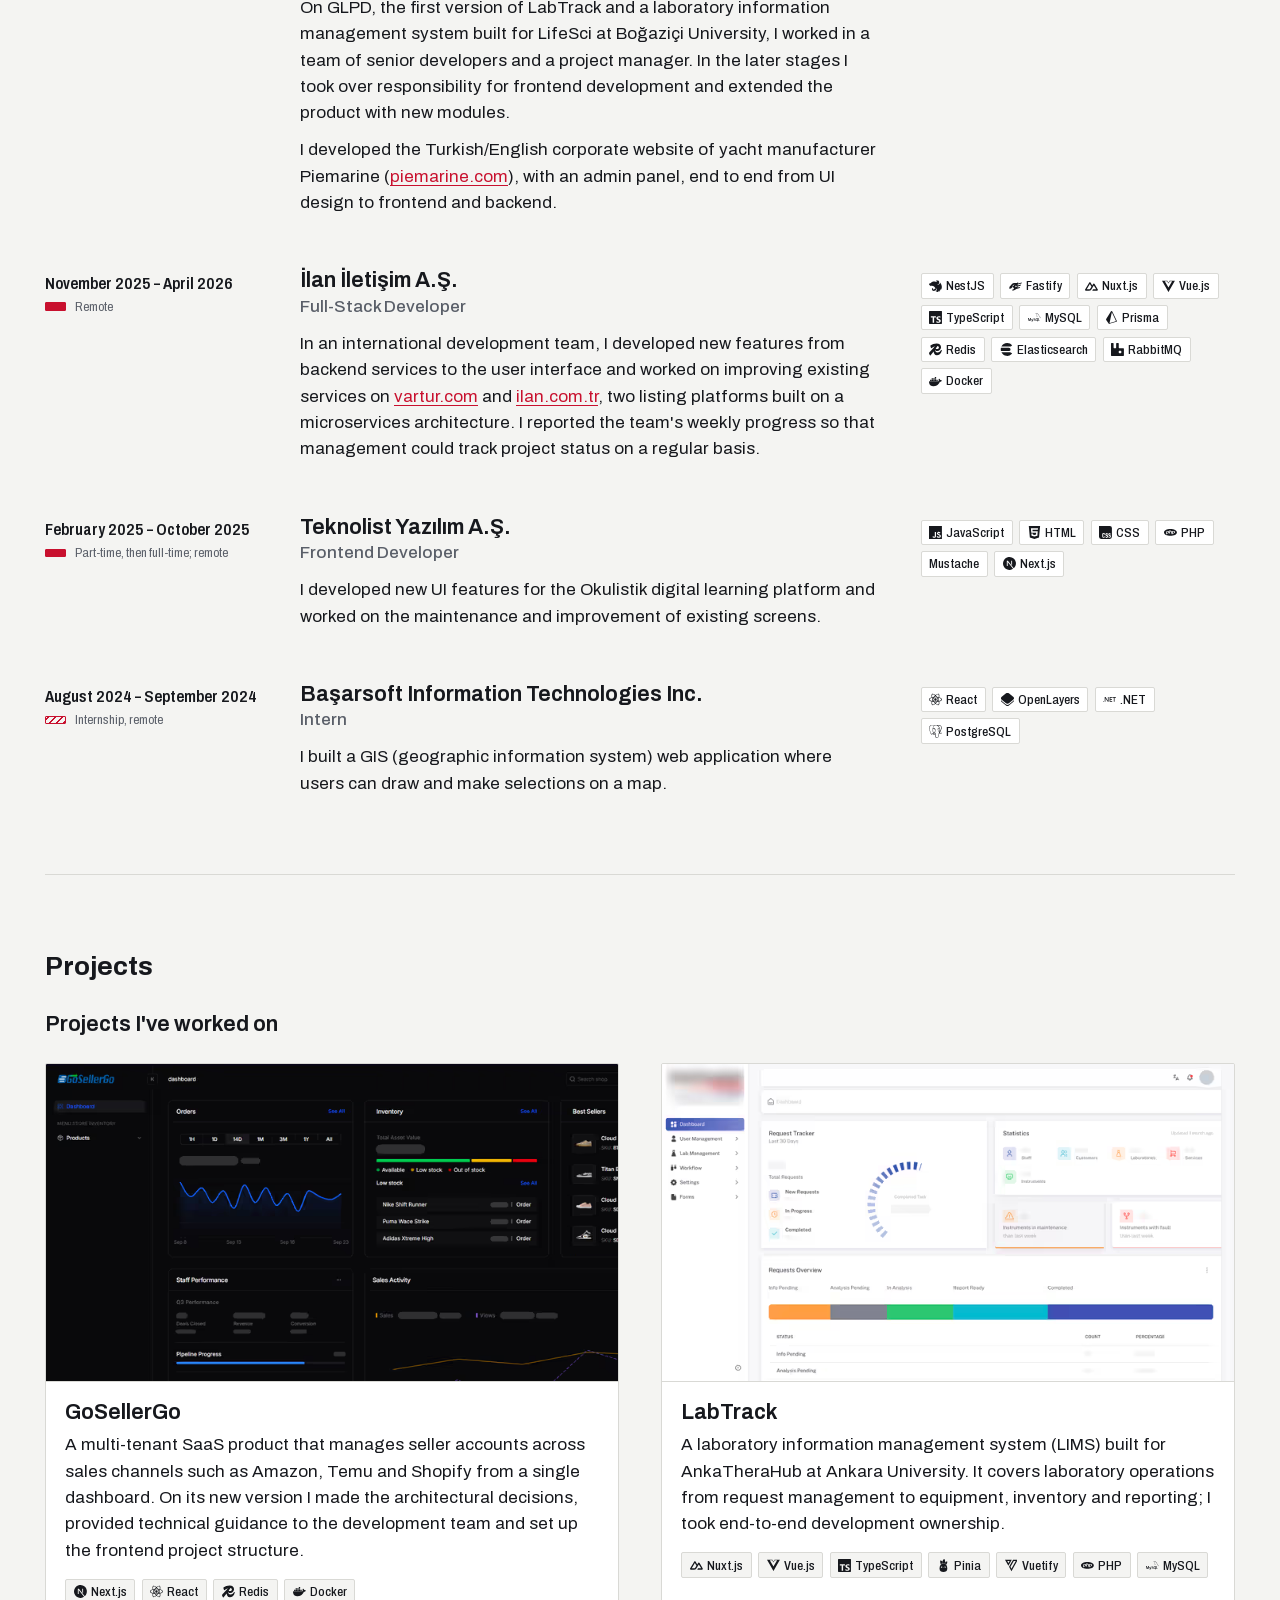
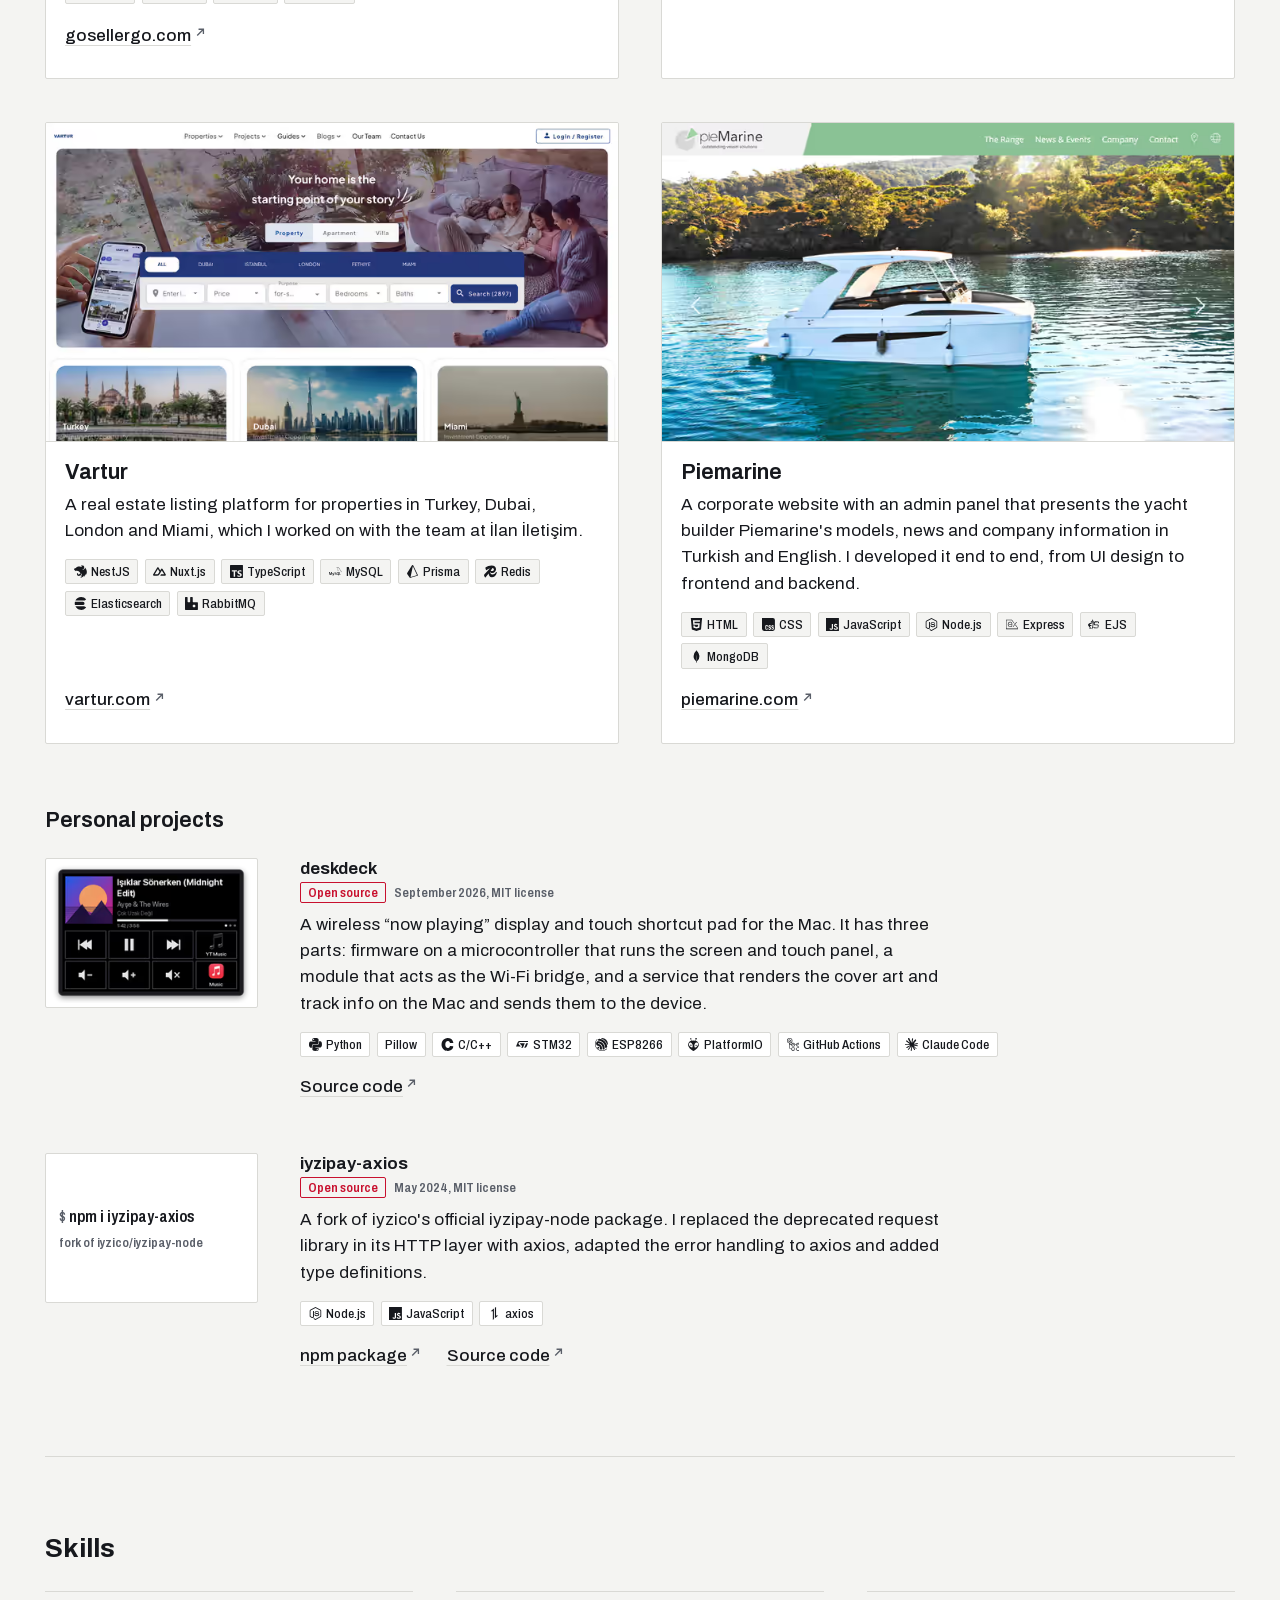
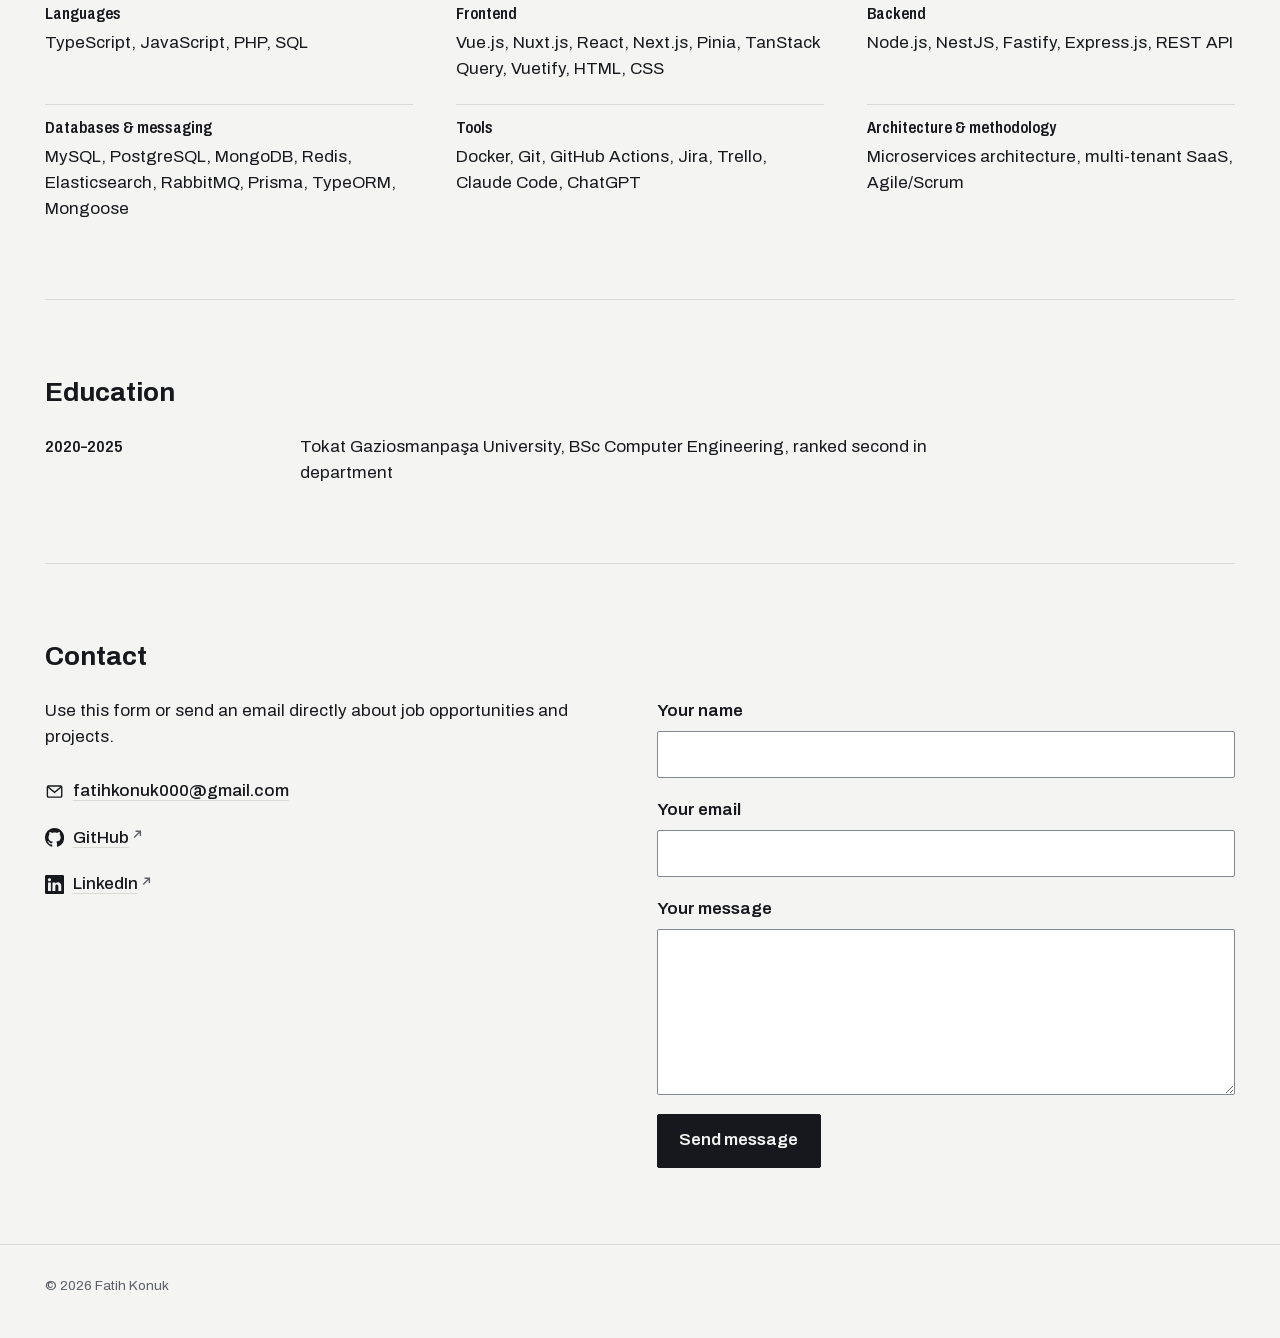
<file: en/index.html>
<!doctype html>
<html lang="en">
<head>
<meta charset="utf-8">
<meta name="viewport" content="width=device-width, initial-scale=1">
<script>(function(d){d.className+=" js";window.__rvT=setTimeout(function(){d.className+=" rv-off"},3000);try{var m=/[?&]theme=(light|dark)/.exec(location.search),t=m?m[1]:localStorage.getItem("theme");if(t==="light"||t==="dark")d.setAttribute("data-theme",t)}catch(e){}})(document.documentElement)</script>
<title>Fatih Konuk | Full-Stack Software Developer</title>
<meta name="description" content="Fatih Konuk is a full-stack developer building enterprise web applications with Vue.js/Nuxt.js, React/Next.js, Node.js/NestJS and PHP. Experience, skills and CV.">
<link rel="canonical" href="https://fatihkonuk.github.io/en/">
<link rel="alternate" hreflang="tr" href="https://fatihkonuk.github.io/">
<link rel="alternate" hreflang="en" href="https://fatihkonuk.github.io/en/">
<link rel="alternate" hreflang="x-default" href="https://fatihkonuk.github.io/">
<meta name="color-scheme" content="light dark">
<meta name="theme-color" content="#F4F4F2" media="(prefers-color-scheme: light)">
<meta name="theme-color" content="#121316" media="(prefers-color-scheme: dark)">
<meta property="og:type" content="profile">
<meta property="og:site_name" content="Fatih Konuk">
<meta property="og:title" content="Fatih Konuk | Full-Stack Software Developer">
<meta property="og:description" content="Full-stack developer building enterprise web applications with Vue.js/Nuxt.js, React/Next.js, Node.js/NestJS and PHP. Experience, skills and CV.">
<meta property="og:url" content="https://fatihkonuk.github.io/en/">
<meta property="og:locale" content="en_US">
<meta property="og:locale:alternate" content="tr_TR">
<meta property="og:image" content="https://fatihkonuk.github.io/assets/img/og-en.jpg">
<meta property="og:image:width" content="1200">
<meta property="og:image:height" content="630">
<meta property="og:image:alt" content="Fatih Konuk, Full-Stack Software Developer">
<meta property="profile:first_name" content="Fatih">
<meta property="profile:last_name" content="Konuk">
<meta name="twitter:card" content="summary_large_image">
<link rel="icon" href="/favicon.ico" sizes="32x32">
<link rel="icon" href="/favicon.svg" type="image/svg+xml">
<link rel="apple-touch-icon" href="/apple-touch-icon.png">
<link rel="preload" href="/assets/fonts/archivo.woff2" as="font" type="font/woff2" crossorigin>
<link rel="stylesheet" href="/assets/css/site.css">
<script src="/assets/js/site.js" defer></script>
<script type="application/ld+json">
{
  "@context": "https://schema.org",
  "@type": "Person",
  "name": "Fatih Konuk",
  "jobTitle": "Full-Stack Software Developer",
  "url": "https://fatihkonuk.github.io/en/",
  "image": "https://fatihkonuk.github.io/assets/img/profil-352.jpg",
  "email": "mailto:fatihkonuk000@gmail.com",
  "sameAs": [
    "https://github.com/fatihkonuk",
    "https://www.linkedin.com/in/fatihkonuk/"
  ],
  "worksFor": {
    "@type": "Organization",
    "name": "Pievision Technology and Software A.Ş."
  },
  "alumniOf": {
    "@type": "CollegeOrUniversity",
    "name": "Tokat Gaziosmanpaşa University"
  },
  "knowsAbout": ["Vue.js", "Nuxt.js", "React", "Next.js", "TypeScript", "JavaScript", "Node.js", "NestJS", "PHP", "MySQL", "PostgreSQL", "Redis", "Docker"]
}
</script>
</head>
<body>
<a class="skip" href="#main">Skip to content</a>

<header class="topbar">
  <div class="wrap">
    <nav class="lang" aria-label="Language">
      <a href="/" hreflang="tr" lang="tr">Türkçe</a>
      <a href="/en/" aria-current="page">English</a>
    </nav>
    <button class="theme-toggle" type="button" aria-pressed="false" title="Toggle theme">
      <svg viewBox="0 0 24 24" aria-hidden="true" focusable="false"><circle cx="12" cy="12" r="8.5" fill="none" stroke="currentColor" stroke-width="1.75"/><path d="M12 3.5a8.5 8.5 0 0 1 0 17z" fill="currentColor"/></svg>
      <span class="vh">Dark theme</span>
    </button>
  </div>
</header>

<main id="main" class="wrap">

  <section id="about" class="hero row" aria-labelledby="name">
    <div class="photo">
      <picture>
        <source type="image/avif" srcset="/assets/img/profil-176.avif 176w, /assets/img/profil-352.avif 352w" sizes="(min-width: 60em) 176px, 96px">
        <source type="image/webp" srcset="/assets/img/profil-176.webp 176w, /assets/img/profil-352.webp 352w" sizes="(min-width: 60em) 176px, 96px">
        <img src="/assets/img/profil-352.jpg" width="176" height="176" alt="Fatih Konuk" fetchpriority="high">
      </picture>
    </div>
    <div class="ident">
      <h1 id="name"><span>Fatih Konuk</span></h1>
      <p class="title">Full-Stack Software Developer</p>
    </div>
    <div class="pitch">
      <p class="about">Hi, I'm Fatih! 👋 I've been building software since 2023. I enjoy making things, learning new stuff and turning the ideas in my head into something that works. Here you can browse the projects I've made and the things that catch my interest.</p>
      <ul class="contact">
        <li><a href="https://github.com/fatihkonuk" target="_blank" rel="noopener noreferrer"><svg viewBox="0 0 16 16" aria-hidden="true" focusable="false"><path fill="currentColor" d="M8 0C3.58 0 0 3.58 0 8c0 3.54 2.29 6.53 5.47 7.59.4.07.55-.17.55-.38 0-.19-.01-.82-.01-1.49-2.01.37-2.53-.49-2.69-.94-.09-.23-.48-.94-.82-1.13-.28-.15-.68-.52-.01-.53.63-.01 1.08.58 1.23.82.72 1.21 1.87.87 2.33.66.07-.52.28-.87.51-1.07-1.78-.2-3.64-.89-3.64-3.95 0-.87.31-1.59.82-2.15-.08-.2-.36-1.02.08-2.12 0 0 .67-.21 2.2.82.64-.18 1.32-.27 2-.27.68 0 1.36.09 2 .27 1.53-1.04 2.2-.82 2.2-.82.44 1.1.16 1.92.08 2.12.51.56.82 1.27.82 2.15 0 3.07-1.87 3.75-3.65 3.95.29.25.54.73.54 1.48 0 1.07-.01 1.93-.01 2.2 0 .21.15.46.55.38A8.01 8.01 0 0 0 16 8c0-4.42-3.58-8-8-8z"/></svg><span>GitHub</span><svg class="ext" viewBox="0 0 12 12" aria-hidden="true" focusable="false"><path d="M4 2.5h5.5V8M9.5 2.5 2.5 9.5" fill="none" stroke="currentColor" stroke-width="1.5"/></svg><span class="vh"> (opens in a new tab)</span></a></li>
        <li><a href="https://www.linkedin.com/in/fatihkonuk/" target="_blank" rel="noopener noreferrer"><svg viewBox="0 0 16 16" aria-hidden="true" focusable="false"><path fill="currentColor" d="M0 1.15C0 .51.53 0 1.18 0h13.64C15.47 0 16 .51 16 1.15v13.7c0 .64-.53 1.15-1.18 1.15H1.18C.53 16 0 15.49 0 14.85V1.15zm4.94 12.25V6.17h-2.4v7.23h2.4zm-1.2-8.21c.84 0 1.36-.56 1.36-1.25-.02-.71-.52-1.25-1.34-1.25-.82 0-1.36.54-1.36 1.25 0 .69.52 1.25 1.33 1.25h.01zm4.91 8.21V9.36c0-.22.02-.43.08-.59.17-.43.57-.88 1.23-.88.87 0 1.22.66 1.22 1.63v3.87h2.4V9.25c0-2.22-1.18-3.25-2.76-3.25-1.27 0-1.85.7-2.17 1.19V6.17h-2.4c.03.68 0 7.23 0 7.23h2.4z"/></svg><span>LinkedIn</span><svg class="ext" viewBox="0 0 12 12" aria-hidden="true" focusable="false"><path d="M4 2.5h5.5V8M9.5 2.5 2.5 9.5" fill="none" stroke="currentColor" stroke-width="1.5"/></svg><span class="vh"> (opens in a new tab)</span></a></li>
        <li><a href="mailto:fatihkonuk000@gmail.com" rel="noopener noreferrer"><svg viewBox="0 0 24 24" aria-hidden="true" focusable="false"><rect x="3" y="5" width="18" height="14" rx="1.5" fill="none" stroke="currentColor" stroke-width="1.75"/><path d="m3.5 6 8.5 7 8.5-7" fill="none" stroke="currentColor" stroke-width="1.75"/></svg><span>fatihkonuk000@gmail.com</span></a></li>
      </ul>
      <a class="cv btn" href="https://fatihkonuk.dev/cv/fatih-konuk-cv-en.pdf" type="application/pdf"><svg viewBox="0 0 24 24" aria-hidden="true" focusable="false"><path d="M12 4v11m-4.5-4.5L12 15l4.5-4.5M5 19.5h14" fill="none" stroke="currentColor" stroke-width="2"/></svg><span>Download CV <span class="meta">(PDF, 118 KB)</span></span></a>
    </div>
  </section>

  <section id="experience" aria-labelledby="experience-h">
    <h2 id="experience-h">Experience</h2>

    <figure class="lanes" aria-hidden="true">
      <div class="scale">
        <span class="yr" style="--m:0" data-y="2023" data-ys="’23"></span>
        <span class="yr" style="--m:8" data-y="2024" data-ys="’24"></span>
        <span class="yr" style="--m:20" data-y="2025" data-ys="’25"></span>
        <span class="yr" style="--m:32" data-y="2026" data-ys="’26"></span>
      </div>
      <div class="lane">
        <span class="lane-name">Pievision</span>
        <span class="track"><span class="bar intern" style="--s:0;--e:17;--i:0"></span><span class="bar" style="--s:17;--i:1"></span><span class="now"></span></span>
      </div>
      <div class="lane">
        <span class="lane-name">Başarsoft</span>
        <span class="track"><span class="bar intern" style="--s:15;--e:17;--i:2"></span></span>
      </div>
      <div class="lane">
        <span class="lane-name">Teknolist</span>
        <span class="track"><span class="bar" style="--s:21;--e:30;--i:3"></span></span>
      </div>
      <div class="lane">
        <span class="lane-name">İlan İletişim</span>
        <span class="track"><span class="bar" style="--s:30;--e:36;--i:4"></span></span>
      </div>
      <figcaption class="legend"><span><i class="intern"></i>Internship</span><span><i></i>Employed</span><span><i class="dot"></i>Ongoing</span></figcaption>
    </figure>

    <ol class="jobs">
      <li class="job row" id="exp-pievision">
        <div class="when">
          <p class="dates"><time datetime="2023-05">May 2023</time> – Present</p>
        </div>
        <div class="body">
          <h3>Pievision Technology and Software A.Ş.</h3>
          <div class="stint">
            <p class="role">Full-Stack Developer</p>
            <p class="kind"><span><time datetime="2024-10">October 2024</time> – Present · Part-time, remote</span></p>
            <p class="desc">I took end-to-end development ownership of LabTrack, a laboratory information management system (LIMS) built for AnkaTheraHub at Ankara University, developing the entire frontend and most of the backend. I built modules covering laboratory operations, from request management to equipment, inventory and reporting, on an extensible architecture in which screens are generated from schemas defined on the backend.</p>
            <p class="desc">On the new version of GoSellerGo, a multi-tenant SaaS product that manages seller accounts across sales channels from a single dashboard, I provided technical guidance to a three-person development team of students. I made the architectural decisions, gave feedback through code reviews and set up the frontend project structure.</p>
          </div>
          <div class="stint">
            <p class="role">Intern</p>
            <p class="kind intern"><span><time datetime="2023-05">May 2023</time> – <time datetime="2024-09">September 2024</time> · Internship, hybrid (Istanbul)</span></p>
            <p class="desc">On GLPD, the first version of LabTrack and a laboratory information management system built for LifeSci at Boğaziçi University, I worked in a team of senior developers and a project manager. In the later stages I took over responsibility for frontend development and extended the product with new modules.</p>
            <p class="desc">I developed the Turkish/English corporate website of yacht manufacturer Piemarine (<a href="https://piemarine.com" rel="noopener noreferrer">piemarine.com</a>), with an admin panel, end to end from UI design to frontend and backend.</p>
          </div>
        </div>
        <ul class="tags" aria-label="Technologies">
          <li>Nuxt.js</li><li>Vue.js</li><li>TypeScript</li><li>Pinia</li><li>Vuetify</li><li>PHP</li><li>MySQL</li><li>Next.js</li><li>React</li><li>Redis</li><li>Docker</li><li>JavaScript</li><li>HTML</li><li>CSS</li><li>Node.js</li><li>Express</li><li>EJS</li><li>MongoDB</li><li>Jira</li>
        </ul>
      </li>
      <li class="job row">
        <div class="when">
          <p class="dates"><time datetime="2025-11">November 2025</time> – <time datetime="2026-04">April 2026</time></p>
          <p class="kind">Remote</p>
        </div>
        <div class="body">
          <h3>İlan İletişim A.Ş.</h3>
          <p class="role">Full-Stack Developer</p>
          <p class="desc">In an international development team, I developed new features from backend services to the user interface and worked on improving existing services on <a href="https://vartur.com" rel="noopener noreferrer">vartur.com</a> and <a href="https://ilan.com.tr" rel="noopener noreferrer">ilan.com.tr</a>, two listing platforms built on a microservices architecture. I reported the team's weekly progress so that management could track project status on a regular basis.</p>
        </div>
        <ul class="tags" aria-label="Technologies">
          <li>NestJS</li><li>Fastify</li><li>Nuxt.js</li><li>Vue.js</li><li>TypeScript</li><li>MySQL</li><li>Prisma</li><li>Redis</li><li>Elasticsearch</li><li>RabbitMQ</li><li>Docker</li>
        </ul>
      </li>
      <li class="job row">
        <div class="when">
          <p class="dates"><time datetime="2025-02">February 2025</time> – <time datetime="2025-10">October 2025</time></p>
          <p class="kind">Part-time, then full-time; remote</p>
        </div>
        <div class="body">
          <h3>Teknolist Yazılım A.Ş.</h3>
          <p class="role">Frontend Developer</p>
          <p class="desc">I developed new UI features for the Okulistik digital learning platform and worked on the maintenance and improvement of existing screens.</p>
        </div>
        <ul class="tags" aria-label="Technologies">
          <li>JavaScript</li><li>HTML</li><li>CSS</li><li>PHP</li><li>Mustache</li><li>Next.js</li>
        </ul>
      </li>
      <li class="job row">
        <div class="when">
          <p class="dates"><time datetime="2024-08">August 2024</time> – <time datetime="2024-09">September 2024</time></p>
          <p class="kind intern">Internship, remote</p>
        </div>
        <div class="body">
          <h3>Başarsoft Information Technologies Inc.</h3>
          <p class="role">Intern</p>
          <p class="desc">I built a GIS (geographic information system) web application where users can draw and make selections on a map.</p>
        </div>
        <ul class="tags" aria-label="Technologies">
          <li>React</li><li>OpenLayers</li><li>.NET</li><li>PostgreSQL</li>
        </ul>
      </li>
    </ol>
  </section>

  <section id="projects" aria-labelledby="projects-h">
    <h2 id="projects-h">Projects</h2>

    <h3 class="sub">Projects I've worked on</h3>
    <ul class="client">
      <li class="cp">
        <div class="cp-thumb">
          <picture>
            <source type="image/avif" srcset="/assets/img/projects/gosellergo-360.avif 360w, /assets/img/projects/gosellergo-720.avif 720w" sizes="(min-width: 75em) 36rem, (min-width: 40em) 45vw, 100vw">
            <source type="image/webp" srcset="/assets/img/projects/gosellergo-360.webp 360w, /assets/img/projects/gosellergo-720.webp 720w" sizes="(min-width: 75em) 36rem, (min-width: 40em) 45vw, 100vw">
            <img src="/assets/img/projects/gosellergo-720.jpg" width="720" height="400" alt="GoSellerGo dashboard, with the profile photo and store figures hidden" loading="lazy" decoding="async">
          </picture>
        </div>
        <div class="body">
          <h4>GoSellerGo</h4>
          <p class="desc">A multi-tenant SaaS product that manages seller accounts across sales channels such as Amazon, Temu and Shopify from a single dashboard. On its new version I made the architectural decisions, provided technical guidance to the development team and set up the frontend project structure.</p>
          <ul class="tags" aria-label="Technologies"><li>Next.js</li><li>React</li><li>Redis</li><li>Docker</li></ul>
          <ul class="contact ext-links" aria-label="Links">
            <li><a href="https://gosellergo.com" target="_blank" rel="noopener noreferrer"><span>gosellergo.com</span><svg class="ext" viewBox="0 0 12 12" aria-hidden="true" focusable="false"><path d="M4 2.5h5.5V8M9.5 2.5 2.5 9.5" fill="none" stroke="currentColor" stroke-width="1.5"/></svg><span class="vh"> (opens in a new tab)</span></a></li>
          </ul>
        </div>
      </li>
      <li class="cp">
        <div class="cp-thumb">
          <picture>
            <source type="image/avif" srcset="/assets/img/projects/labtrack-360.avif 360w, /assets/img/projects/labtrack-720.avif 720w" sizes="(min-width: 75em) 36rem, (min-width: 40em) 45vw, 100vw">
            <source type="image/webp" srcset="/assets/img/projects/labtrack-360.webp 360w, /assets/img/projects/labtrack-720.webp 720w" sizes="(min-width: 75em) 36rem, (min-width: 40em) 45vw, 100vw">
            <img src="/assets/img/projects/labtrack-720.jpg" width="720" height="400" alt="LabTrack dashboard, with personal data and figures hidden" loading="lazy" decoding="async">
          </picture>
        </div>
        <div class="body">
          <h4>LabTrack</h4>
          <p class="desc">A laboratory information management system (LIMS) built for AnkaTheraHub at Ankara University. It covers laboratory operations from request management to equipment, inventory and reporting; I took end-to-end development ownership.</p>
          <ul class="tags" aria-label="Technologies"><li>Nuxt.js</li><li>Vue.js</li><li>TypeScript</li><li>Pinia</li><li>Vuetify</li><li>PHP</li><li>MySQL</li></ul>
        </div>
      </li>
      <li class="cp">
        <div class="cp-thumb">
          <picture>
            <source type="image/avif" srcset="/assets/img/projects/vartur-360.avif 360w, /assets/img/projects/vartur-720.avif 720w" sizes="(min-width: 75em) 36rem, (min-width: 40em) 45vw, 100vw">
            <source type="image/webp" srcset="/assets/img/projects/vartur-360.webp 360w, /assets/img/projects/vartur-720.webp 720w" sizes="(min-width: 75em) 36rem, (min-width: 40em) 45vw, 100vw">
            <img src="/assets/img/projects/vartur-720.jpg" width="720" height="400" alt="Top of the vartur.com home page: a property search form over a photo of a family in a living room" loading="lazy" decoding="async">
          </picture>
        </div>
        <div class="body">
          <h4>Vartur</h4>
          <p class="desc">A real estate listing platform for properties in Turkey, Dubai, London and Miami, which I worked on with the team at İlan İletişim.</p>
          <ul class="tags" aria-label="Technologies"><li>NestJS</li><li>Nuxt.js</li><li>TypeScript</li><li>MySQL</li><li>Prisma</li><li>Redis</li><li>Elasticsearch</li><li>RabbitMQ</li></ul>
          <ul class="contact ext-links" aria-label="Links">
            <li><a href="https://www.vartur.com" target="_blank" rel="noopener noreferrer"><span>vartur.com</span><svg class="ext" viewBox="0 0 12 12" aria-hidden="true" focusable="false"><path d="M4 2.5h5.5V8M9.5 2.5 2.5 9.5" fill="none" stroke="currentColor" stroke-width="1.5"/></svg><span class="vh"> (opens in a new tab)</span></a></li>
          </ul>
        </div>
      </li>
      <li class="cp">
        <div class="cp-thumb">
          <picture>
            <source type="image/avif" srcset="/assets/img/projects/piemarine-360.avif 360w, /assets/img/projects/piemarine-720.avif 720w" sizes="(min-width: 75em) 36rem, (min-width: 40em) 45vw, 100vw">
            <source type="image/webp" srcset="/assets/img/projects/piemarine-360.webp 360w, /assets/img/projects/piemarine-720.webp 720w" sizes="(min-width: 75em) 36rem, (min-width: 40em) 45vw, 100vw">
            <img src="/assets/img/projects/piemarine-720.jpg" width="720" height="400" alt="Top of the piemarine.com home page: a white motor yacht anchored in a cove" loading="lazy" decoding="async">
          </picture>
        </div>
        <div class="body">
          <h4>Piemarine</h4>
          <p class="desc">A corporate website with an admin panel that presents the yacht builder Piemarine's models, news and company information in Turkish and English. I developed it end to end, from UI design to frontend and backend.</p>
          <ul class="tags" aria-label="Technologies"><li>HTML</li><li>CSS</li><li>JavaScript</li><li>Node.js</li><li>Express</li><li>EJS</li><li>MongoDB</li></ul>
          <ul class="contact ext-links" aria-label="Links">
            <li><a href="https://piemarine.com" target="_blank" rel="noopener noreferrer"><span>piemarine.com</span><svg class="ext" viewBox="0 0 12 12" aria-hidden="true" focusable="false"><path d="M4 2.5h5.5V8M9.5 2.5 2.5 9.5" fill="none" stroke="currentColor" stroke-width="1.5"/></svg><span class="vh"> (opens in a new tab)</span></a></li>
          </ul>
        </div>
      </li>
    </ul>

    <h3 class="sub">Personal projects</h3>
    <ul class="featured">
      <li class="feat row">
        <div class="feat-visual">
          <div class="feat-media">
          <picture>
            <source type="image/avif" srcset="/assets/img/projects/deskdeck-240.avif 240w, /assets/img/projects/deskdeck-480.avif 480w" sizes="12.5rem">
            <source type="image/webp" srcset="/assets/img/projects/deskdeck-240.webp 240w, /assets/img/projects/deskdeck-480.webp 480w" sizes="12.5rem">
            <img src="/assets/img/projects/deskdeck-480.jpg" width="480" height="338" alt="Render of the deskdeck screen (not a photo): cover art, title and progress bar of the track playing, with media buttons below" loading="lazy" decoding="async">
          </picture>
          </div>
        </div>
        <div class="feat-body">
          <h4>deskdeck</h4>
          <p class="proj-meta"><span class="badge">Open source</span> <time datetime="2026-09">September 2026</time>, MIT license</p>
          <p class="desc">A wireless “now playing” display and touch shortcut pad for the Mac. It has three parts: firmware on a microcontroller that runs the screen and touch panel, a module that acts as the Wi‑Fi bridge, and a service that renders the cover art and track info on the Mac and sends them to the device.</p>
          <ul class="tags" aria-label="Technologies">
            <li>Python</li><li>Pillow</li><li>C/C++</li><li>STM32</li><li>ESP8266</li><li>PlatformIO</li><li>GitHub Actions</li><li>Claude Code</li>
          </ul>
          <ul class="contact ext-links" aria-label="Links">
            <li><a href="https://github.com/fatihkonuk/deskdeck" target="_blank" rel="noopener noreferrer"><span>Source code</span><svg class="ext" viewBox="0 0 12 12" aria-hidden="true" focusable="false"><path d="M4 2.5h5.5V8M9.5 2.5 2.5 9.5" fill="none" stroke="currentColor" stroke-width="1.5"/></svg><span class="vh"> (opens in a new tab)</span></a></li>
          </ul>
        </div>
      </li>
      <li class="feat row">
        <div class="feat-visual is-cmd">
          <div class="feat-media cmd">
            <p class="cmd-line"><code>npm i iyzipay-axios</code></p>
            <p class="cmd-note">fork of iyzico/iyzipay-node</p>
          </div>
        </div>
        <div class="feat-body">
          <h4>iyzipay-axios</h4>
          <p class="proj-meta"><span class="badge">Open source</span> <time datetime="2024-05">May 2024</time>, MIT license</p>
          <p class="desc">A fork of iyzico's official iyzipay-node package. I replaced the deprecated request library in its HTTP layer with axios, adapted the error handling to axios and added type definitions.</p>
          <ul class="tags" aria-label="Technologies">
            <li>Node.js</li><li>JavaScript</li><li>axios</li>
          </ul>
          <ul class="contact ext-links" aria-label="Links">
            <li><a href="https://www.npmjs.com/package/iyzipay-axios" target="_blank" rel="noopener noreferrer"><span>npm package</span><svg class="ext" viewBox="0 0 12 12" aria-hidden="true" focusable="false"><path d="M4 2.5h5.5V8M9.5 2.5 2.5 9.5" fill="none" stroke="currentColor" stroke-width="1.5"/></svg><span class="vh"> (opens in a new tab)</span></a></li>
            <li><a href="https://github.com/fatihkonuk/iyzipay-node-axios" target="_blank" rel="noopener noreferrer"><span>Source code</span><svg class="ext" viewBox="0 0 12 12" aria-hidden="true" focusable="false"><path d="M4 2.5h5.5V8M9.5 2.5 2.5 9.5" fill="none" stroke="currentColor" stroke-width="1.5"/></svg><span class="vh"> (opens in a new tab)</span></a></li>
          </ul>
        </div>
      </li>
    </ul>
  </section>

  <section id="skills" aria-labelledby="skills-h">
    <h2 id="skills-h">Skills</h2>
    <dl class="skills">
      <div><dt>Languages</dt><dd>TypeScript, JavaScript, PHP, SQL</dd></div>
      <div><dt>Frontend</dt><dd>Vue.js, Nuxt.js, React, Next.js, Pinia, TanStack Query, Vuetify, HTML, CSS</dd></div>
      <div><dt>Backend</dt><dd>Node.js, NestJS, Fastify, Express.js, REST API</dd></div>
      <div><dt>Databases &amp; messaging</dt><dd>MySQL, PostgreSQL, MongoDB, Redis, Elasticsearch, RabbitMQ, Prisma, TypeORM, Mongoose</dd></div>
      <div><dt>Tools</dt><dd>Docker, Git, GitHub Actions, Jira, Trello, Claude Code, ChatGPT</dd></div>
      <div><dt>Architecture &amp; methodology</dt><dd>Microservices architecture, multi-tenant SaaS, Agile/Scrum</dd></div>
    </dl>
  </section>

  <section id="education" aria-labelledby="education-h">
    <h2 id="education-h">Education</h2>
    <div class="edu row">
      <p class="years"><time datetime="2020-09">2020</time>–<time datetime="2025-06">2025</time></p>
      <p>Tokat Gaziosmanpaşa University, BSc Computer Engineering, ranked second in department</p>
    </div>
  </section>

  <section id="contact" aria-labelledby="contact-h">
    <h2 id="contact-h">Contact</h2>
    <div class="contact-grid">
      <div class="contact-text">
        <p>Use this form or send an email directly about job opportunities and projects.</p>
        <ul class="contact contact-stack" aria-label="Direct contact">
          <li><a href="mailto:fatihkonuk000@gmail.com" rel="noopener noreferrer"><svg viewBox="0 0 24 24" aria-hidden="true" focusable="false"><rect x="3" y="5" width="18" height="14" rx="1.5" fill="none" stroke="currentColor" stroke-width="1.75"/><path d="m3.5 6 8.5 7 8.5-7" fill="none" stroke="currentColor" stroke-width="1.75"/></svg><span>fatihkonuk000@gmail.com</span></a></li>
          <li><a href="https://github.com/fatihkonuk" target="_blank" rel="noopener noreferrer"><svg viewBox="0 0 16 16" aria-hidden="true" focusable="false"><path fill="currentColor" d="M8 0C3.58 0 0 3.58 0 8c0 3.54 2.29 6.53 5.47 7.59.4.07.55-.17.55-.38 0-.19-.01-.82-.01-1.49-2.01.37-2.53-.49-2.69-.94-.09-.23-.48-.94-.82-1.13-.28-.15-.68-.52-.01-.53.63-.01 1.08.58 1.23.82.72 1.21 1.87.87 2.33.66.07-.52.28-.87.51-1.07-1.78-.2-3.64-.89-3.64-3.95 0-.87.31-1.59.82-2.15-.08-.2-.36-1.02.08-2.12 0 0 .67-.21 2.2.82.64-.18 1.32-.27 2-.27.68 0 1.36.09 2 .27 1.53-1.04 2.2-.82 2.2-.82.44 1.1.16 1.92.08 2.12.51.56.82 1.27.82 2.15 0 3.07-1.87 3.75-3.65 3.95.29.25.54.73.54 1.48 0 1.07-.01 1.93-.01 2.2 0 .21.15.46.55.38A8.01 8.01 0 0 0 16 8c0-4.42-3.58-8-8-8z"/></svg><span>GitHub</span><svg class="ext" viewBox="0 0 12 12" aria-hidden="true" focusable="false"><path d="M4 2.5h5.5V8M9.5 2.5 2.5 9.5" fill="none" stroke="currentColor" stroke-width="1.5"/></svg><span class="vh"> (opens in a new tab)</span></a></li>
          <li><a href="https://www.linkedin.com/in/fatihkonuk/" target="_blank" rel="noopener noreferrer"><svg viewBox="0 0 16 16" aria-hidden="true" focusable="false"><path fill="currentColor" d="M0 1.15C0 .51.53 0 1.18 0h13.64C15.47 0 16 .51 16 1.15v13.7c0 .64-.53 1.15-1.18 1.15H1.18C.53 16 0 15.49 0 14.85V1.15zm4.94 12.25V6.17h-2.4v7.23h2.4zm-1.2-8.21c.84 0 1.36-.56 1.36-1.25-.02-.71-.52-1.25-1.34-1.25-.82 0-1.36.54-1.36 1.25 0 .69.52 1.25 1.33 1.25h.01zm4.91 8.21V9.36c0-.22.02-.43.08-.59.17-.43.57-.88 1.23-.88.87 0 1.22.66 1.22 1.63v3.87h2.4V9.25c0-2.22-1.18-3.25-2.76-3.25-1.27 0-1.85.7-2.17 1.19V6.17h-2.4c.03.68 0 7.23 0 7.23h2.4z"/></svg><span>LinkedIn</span><svg class="ext" viewBox="0 0 12 12" aria-hidden="true" focusable="false"><path d="M4 2.5h5.5V8M9.5 2.5 2.5 9.5" fill="none" stroke="currentColor" stroke-width="1.5"/></svg><span class="vh"> (opens in a new tab)</span></a></li>
        </ul>
      </div>
      <form class="form" action="https://api.web3forms.com/submit" method="POST" aria-label="Contact form" data-sending="Sending…" data-ok="Your message has been sent. Thank you." data-fail="The message couldn't be sent. Check your connection and try again, or email {mail}.">
        <p id="sent" class="sent-note" tabindex="-1">Your message has been sent. Thank you.</p>
        <input type="hidden" name="access_key" value="bd9f247a-1889-4f71-91ae-19e8a4e8dce7">
        <input type="hidden" name="subject" value="New message via fatihkonuk.github.io">
        <input type="hidden" name="from_name" value="fatihkonuk.github.io">
        <input type="hidden" name="redirect" value="https://fatihkonuk.github.io/en/#sent">
        <input type="checkbox" name="botcheck" class="hp" style="display: none;" tabindex="-1" aria-label="Leave this field empty">
        <div class="field">
          <label for="f-name">Your name</label>
          <input id="f-name" name="name" type="text" autocomplete="name" required maxlength="100" data-error="Enter your name.">
          <p class="field-error" id="f-name-err" hidden></p>
        </div>
        <div class="field">
          <label for="f-email">Your email</label>
          <input id="f-email" name="email" type="email" autocomplete="email" required maxlength="200" data-error="Enter a valid email address.">
          <p class="field-error" id="f-email-err" hidden></p>
        </div>
        <div class="field">
          <label for="f-message">Your message</label>
          <textarea id="f-message" name="message" rows="6" required maxlength="5000" data-error="Write your message."></textarea>
          <p class="field-error" id="f-message-err" hidden></p>
        </div>
        <div class="form-actions">
          <button class="btn" type="submit">Send message</button>
          <p class="form-status" role="status" aria-live="polite"></p>
        </div>
      </form>
    </div>
  </section>

</main>

<footer class="foot">
  <div class="wrap">
    <p class="copy">© 2026 Fatih Konuk</p>
  </div>
</footer>
</body>
</html>
</file>
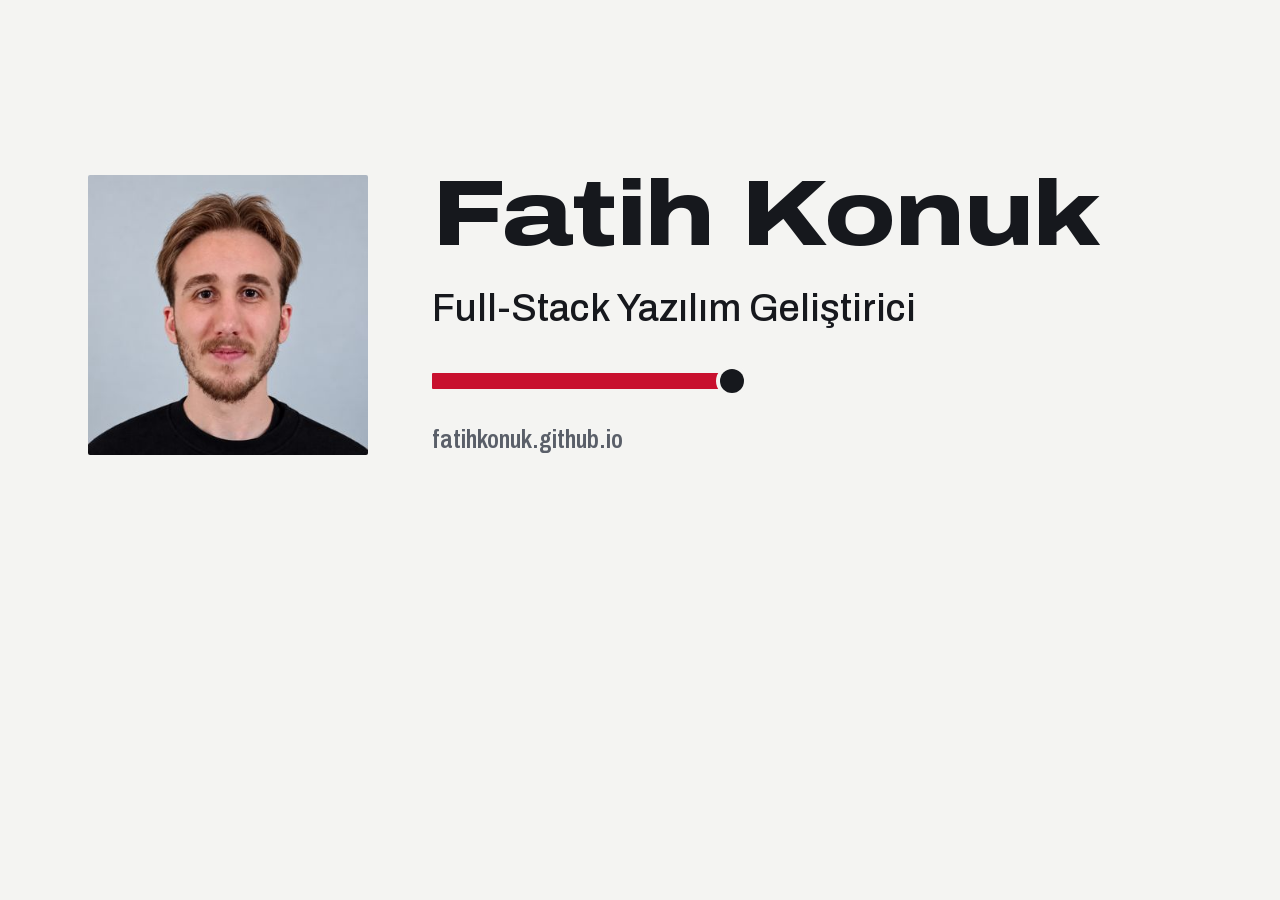
<file: tools/og.html>
<!doctype html>
<html lang="tr">
<head>
<meta charset="utf-8">
<meta name="viewport" content="width=1200">
<meta name="robots" content="noindex, nofollow">
<title>OG görseli kaynağı</title>
<!-- OG görsellerinin (1200×630) kaynağı. ?lang=en İngilizce unvanı gösterir. Üretim adımı README'de. -->
<link rel="preload" href="/assets/fonts/archivo.woff2" as="font" type="font/woff2" crossorigin>
<link rel="stylesheet" href="/assets/css/site.css">
<style>
  html, body { margin: 0; }
  body {
    width: 1200px;
    height: 630px;
    overflow: hidden;
    display: grid;
    grid-template-columns: 280px 1fr;
    align-items: center;
    column-gap: 64px;
    padding: 0 88px;
  }
  .og-photo img { width: 280px; height: 280px; border-radius: 2px; object-fit: cover; }
  .og-name {
    font-size: 92px;
    white-space: nowrap;
    font-weight: 800;
    font-stretch: 125%;
    line-height: 0.95;
    letter-spacing: -0.01em;
  }
  .og-title { margin-top: 22px; font-size: 38px; font-weight: 500; }
  /* Kariyer şeridinden bir kesit: kırmızı bar + mürekkep "devam ediyor" noktası */
  .og-bar {
    position: relative;
    width: 300px;
    height: 16px;
    margin-top: 34px;
    background: var(--accent);
    border-radius: 1px;
  }
  .og-bar::after {
    content: "";
    position: absolute;
    top: 50%;
    right: -12px;
    width: 24px;
    height: 24px;
    margin-top: -12px;
    border-radius: 50%;
    background: var(--ink);
    box-shadow: 0 0 0 4px var(--bench);
  }
  .og-url {
    margin-top: 30px;
    color: var(--muted);
    font-size: 26px;
    font-stretch: 75%;
    font-weight: 600;
  }
</style>
</head>
<body>
  <div class="og-photo"><img src="/assets/img/profil-352.jpg" width="352" height="352" alt=""></div>
  <div>
    <p class="og-name">Fatih Konuk</p>
    <p class="og-title" id="title">Full-Stack Yazılım Geliştirici</p>
    <div class="og-bar" aria-hidden="true"></div>
    <p class="og-url">fatihkonuk.github.io</p>
  </div>
<script>
  if (/[?&]lang=en\b/.test(location.search)) {
    document.documentElement.lang = "en";
    document.getElementById("title").textContent = "Full-Stack Software Developer";
  }
</script>
</body>
</html>
</file>
<file: assets/css/site.css>
/* fatihkonuk.github.io — tek stil dosyası
   Yön: "Paralel şerit" (laboratuvar planlama takvimi). Tek aile: Archivo (değişken, wdth 62–125). */

/* ---------- Font (self-host) ----------
   Tek değişken woff2: Archivo (wght 100–900, wdth 62–125), Latin-1 + Türkçe + noktalama alt kümesi.
   Üretim adımı README'de. */
@font-face {
  font-family: "Archivo";
  font-style: normal;
  font-weight: 100 900;
  font-stretch: 62% 125%;
  font-display: swap;
  src: url("/assets/fonts/archivo.woff2") format("woff2");
}

/* ---------- Tokenlar ---------- */
:root {
  color-scheme: light;
  /* Palet: mürekkep + sinyal kırmızısı. Kırmızı yalnızca link, şerit barı, odak ve küçük işaretlerde. */
  --bench: #f4f4f2;      /* zemin */
  --surface: #ffffff;    /* yüzey */
  --ink: #16181d;        /* mürekkep; "devam ediyor" noktası ve butonlar da bu renkte */
  --muted: #5a5f69;      /* ikincil metin */
  --accent: #c8102e;     /* sinyal kırmızısı */
  --on-accent: #ffffff;
  --rule: #d9d9d5;       /* ayıraç çizgileri */
  --grid: #e8e8e5;       /* ay ızgarası */
  --field-border: #82878f; /* form alanı kenarı (zemin ve yüzeyde 3:1) */
  --danger: #9a4a00;     /* form hataları: vurgu kırmızısından ayrı bir ton */

  --font: "Archivo", system-ui, -apple-system, "Segoe UI", Roboto, sans-serif;
  --step--1: 0.8rem;     /* 13.6px */
  --step-0: 1rem;        /* 17px */
  --step-1: 1.25rem;     /* 21.25px */
  --step-2: 1.5625rem;   /* 26.6px */
  --step-3: 1.953rem;    /* 33.2px */

  --rail: 12.5rem;       /* veri sütunu: foto, kulvar adları, tarihler, kategori */
  --gap: 2.5rem;
  --pad: 1rem;           /* mobil kenar boşluğu */
  --measure: 64ch;
  --lane-h: 1.75rem;
  --bar-h: 0.875rem;
}

@media (prefers-color-scheme: dark) {
  :root:not([data-theme="light"]) {
    color-scheme: dark;
    --bench: #121316;
    --surface: #1b1d22;
    --ink: #ececea;
    --muted: #a3a7b0;
    --accent: #ff5a5f;
    --on-accent: #121316;
    --rule: #30333a;
    --grid: #24272d;
    --field-border: #6e737d;
    --danger: #f5a35c;
  }
}
:root[data-theme="dark"] {
  color-scheme: dark;
  --bench: #121316;
  --surface: #1b1d22;
  --ink: #ececea;
  --muted: #a3a7b0;
  --accent: #ff5a5f;
  --on-accent: #121316;
  --rule: #30333a;
  --grid: #24272d;
  --field-border: #6e737d;
  --danger: #f5a35c;
}

/* ---------- Taban ---------- */
*, *::before, *::after { box-sizing: border-box; }

html {
  font-size: 106.25%; /* 17px */
  -webkit-text-size-adjust: 100%;
  text-size-adjust: 100%;
}

body {
  margin: 0;
  background: var(--bench);
  color: var(--ink);
  font-family: var(--font);
  font-size: var(--step-0);
  line-height: 1.55;
  font-stretch: 100%;
  font-kerning: normal;
  overflow-wrap: break-word;
}

h1, h2, h3, h4, p, ul, ol, dl, dd, figure { margin: 0; }
ul, ol { padding: 0; list-style: none; }
img, svg { display: block; max-width: 100%; }

a {
  color: inherit;
  text-decoration-thickness: 1px;
  text-underline-offset: 0.2em;
}
a:hover { color: var(--accent); }

:focus-visible {
  outline: 2px solid var(--accent);
  outline-offset: 3px;
}

time { font-variant-numeric: tabular-nums; }

.vh {
  position: absolute !important;
  width: 1px; height: 1px;
  margin: -1px; padding: 0;
  overflow: hidden;
  clip: rect(0 0 0 0);
  white-space: nowrap;
  border: 0;
}

.skip {
  position: absolute;
  left: var(--pad);
  top: 0.5rem;
  z-index: 10;
  padding: 0.5rem 0.875rem;
  background: var(--ink);
  color: var(--bench);
  border-radius: 2px;
  font-weight: 600;
  text-decoration: none;
  transform: translateY(-200%);
}
.skip:focus { transform: none; }
.skip:hover { color: var(--bench); }

.wrap {
  width: 100%;
  max-width: 68rem;
  margin-inline: auto;
  padding-inline: var(--pad);
}

/* ---------- Üst çubuk ---------- */
.topbar {
  border-bottom: 1px solid var(--rule);
}
.topbar .wrap {
  display: flex;
  align-items: center;
  gap: 1rem;
  min-height: 3.5rem;
}
.brand {
  margin-right: auto;
  font-weight: 700;
  font-stretch: 125%;
  font-size: var(--step--1);
  letter-spacing: 0.01em;
}
.lang {
  display: flex;
  margin-left: auto;
  gap: 1rem;
  font-size: var(--step--1);
}
.lang a { text-decoration: none; color: var(--muted); }
.lang a:hover { color: var(--accent); }
.lang a[aria-current="page"] {
  color: var(--ink);
  font-weight: 600;
  text-decoration: underline;
  text-decoration-thickness: 2px;
  text-decoration-color: var(--accent);
  text-underline-offset: 0.35em;
}

.theme-toggle {
  display: inline-grid;
  place-items: center;
  width: 2.25rem;
  height: 2.25rem;
  padding: 0;
  border: 1px solid var(--rule);
  border-radius: 2px;
  background: transparent;
  color: var(--ink);
  cursor: pointer;
}
.theme-toggle:hover { border-color: var(--accent); color: var(--accent); }
.theme-toggle svg { width: 1.125rem; height: 1.125rem; }
.theme-toggle[aria-pressed="true"] svg { transform: rotate(180deg); }

/* ---------- Bölümler ---------- */
main > section,
.hero {
  padding-block: 3rem;
}
main > section + section { border-top: 1px solid var(--rule); }

h2 {
  font-size: var(--step-2);
  font-weight: 700;
  line-height: 1.2;
  margin-bottom: 1.5rem;
}

/* Masaüstünde iki sütun: solda veri sütunu (rail), sağda içerik */
.row {
  display: grid;
  gap: 0.25rem;
}

/* ---------- Hero ---------- */
.hero { padding-top: 2rem; }
.hero .photo img {
  width: 96px;
  height: 96px;
  object-fit: cover;
  border-radius: 2px;
  background: var(--surface);
}
.hero .photo { margin-bottom: 1.25rem; }

h1 > span { display: inline-block; }
h1 {
  font-size: clamp(2.75rem, 7vw, 5.5rem);
  /* Hero animasyonu için satır maskesi; inişli harfler için küçük pay */
  overflow: hidden;
  padding-bottom: 0.06em;
  margin-bottom: -0.06em;
  font-weight: 800;
  font-stretch: 112%;
  line-height: 0.98;
  letter-spacing: -0.01em;
}
.title {
  margin-top: 0.75rem;
  font-size: var(--step-1);
  font-weight: 500;
  line-height: 1.3;
}
.about {
  margin-top: 1.25rem;
  max-width: var(--measure);
  color: var(--ink);
}

.contact {
  display: flex;
  flex-wrap: wrap;
  gap: 0.5rem 1.5rem;
  margin-top: 1.5rem;
}
.contact a {
  display: inline-flex;
  align-items: center;
  gap: 0.5rem;
  min-height: 2.75rem;
  text-decoration: none;
  font-weight: 500;
}
.contact a span {
  text-decoration: underline;
  text-decoration-thickness: 1px;
  text-decoration-color: var(--rule);
  text-underline-offset: 0.25em;
}
.contact a:hover span { text-decoration-color: currentColor; }
.contact svg { width: 1.125rem; height: 1.125rem; flex: none; }
/* Yeni sekmede açılan linkler: küçük ↗ (aria-hidden; bilgi .vh metninde) */
.contact svg.ext {
  width: 0.625rem;
  height: 0.625rem;
  margin-left: -0.3rem;
  align-self: flex-start;
  margin-top: 0.85rem;
  color: var(--muted);
}
.contact a:hover svg.ext { color: currentColor; }

.btn {
  display: inline-flex;
  justify-content: center;
  align-items: center;
  gap: 0.625rem;
  padding: 0.75rem 1.25rem;
  min-height: 3rem;
  background: var(--ink);
  color: var(--bench);
  border: 1px solid var(--ink);
  border-radius: 2px;
  font: inherit;
  font-weight: 600;
  text-decoration: none;
  cursor: pointer;
}
.btn:hover { color: var(--on-accent); background: var(--accent); border-color: var(--accent); }
.btn:disabled { opacity: 0.6; cursor: progress; }
.btn:disabled:hover { color: var(--bench); background: var(--ink); border-color: var(--ink); }
.cv {
  display: flex;
  margin-top: 1.25rem;
}
.cv svg { width: 1.125rem; height: 1.125rem; flex: none; }
.cv .meta { font-weight: 400; }

/* ---------- Kulvar şeridi (imza öğesi) ---------- */
.lanes {
  --span: 42;           /* 2023-05 = 0; site.js bugünün ayına göre günceller */
  --label: 5.25rem;
  --lane-gap: 0.75rem;
  position: relative;
  padding: 2rem 0.75rem 0.75rem 0.75rem;
  background: var(--surface);
  border: 1px solid var(--rule);
  border-radius: 2px;
  font-stretch: 75%;
  font-size: var(--step--1);
  line-height: 1.2;
  font-variant-numeric: tabular-nums;
}

/* Ay ızgarası + yıl çizgileri: tüm kulvarların arkasında tek katman */
.lanes .scale {
  position: absolute;
  top: 0.5rem;
  bottom: 0.75rem;
  left: calc(0.75rem + var(--label) + var(--lane-gap));
  right: 0.75rem;
  background:
    repeating-linear-gradient(to right, var(--grid) 0 1px, transparent 1px calc(100% / var(--span)))
    0 1.5rem / 100% calc(100% - 1.5rem) no-repeat;
}
.lanes .yr {
  position: absolute;
  top: 0;
  bottom: 0;
  left: calc(var(--m) / var(--span) * 100%);
  border-left: 1px solid var(--rule);
  padding-left: 0.3rem;
  color: var(--muted);
  font-weight: 600;
}
.lanes .yr::before { content: attr(data-ys); }

.lane {
  position: relative;
  display: grid;
  grid-template-columns: var(--label) minmax(0, 1fr);
  column-gap: var(--lane-gap);
  align-items: center;
  height: var(--lane-h);
}
.lane-name {
  font-weight: 600;
  white-space: nowrap;
  overflow: hidden;
  text-overflow: ellipsis;
}
.track {
  position: relative;
  height: var(--bar-h);
}

.bar {
  position: absolute;
  top: 0;
  bottom: 0;
  left: calc(var(--s) / var(--span) * 100%);
  width: calc((var(--e, var(--span)) - var(--s)) / var(--span) * 100%);
  min-width: 3px;
  background: var(--accent);
  border: 1px solid var(--accent);
  border-radius: 1px;
  transform-origin: left center;
}
/* Taramalı = staj. Ayrım desene dayanır, renk körlüğünde de okunur. */
.bar.intern {
  background: repeating-linear-gradient(-45deg, var(--accent) 0 1.5px, transparent 1.5px 5px);
}
.now {
  position: absolute;
  top: 50%;
  left: 100%;
  width: 0.875rem;
  height: 0.875rem;
  margin: -0.4375rem 0 0 -0.4375rem;
  border-radius: 50%;
  background: var(--ink);
  box-shadow: 0 0 0 2px var(--surface);
}

.legend {
  position: relative; /* ızgara katmanının üstünde: çizgiler lejanttan geçmez */
  background: var(--surface);
  display: flex;
  flex-wrap: wrap;
  gap: 0.25rem 1.25rem;
  margin-top: 0.75rem;
  padding-top: 0.625rem;
  border-top: 1px solid var(--grid);
  color: var(--muted);
}
.legend span {
  display: inline-flex;
  align-items: center;
  gap: 0.4rem;
}
.legend i {
  display: inline-block;
  width: 1.5rem;
  height: 0.625rem;
  border: 1px solid var(--accent);
  border-radius: 1px;
  background: var(--accent);
}
.legend i.intern {
  background: repeating-linear-gradient(-45deg, var(--accent) 0 1.5px, transparent 1.5px 5px);
}
.legend i.dot {
  width: 0.75rem;
  height: 0.75rem;
  border-radius: 50%;
  border-color: var(--ink);
  background: var(--ink);
}

@keyframes grow { from { transform: scaleX(0); } to { transform: scaleX(1); } }
@keyframes appear { from { opacity: 0; } to { opacity: 1; } }

/* ---------- Deneyim listesi ---------- */
.jobs {
  display: grid;
  gap: 2.5rem;
  margin-top: 2.5rem;
}
.when {
  display: flex;
  flex-direction: column;
  gap: 0.2rem;
}
.dates {
  font-stretch: 75%;
  font-weight: 600;
  line-height: 1.3;
}
.dates time { white-space: nowrap; }
.kind {
  display: flex;
  align-items: baseline;
  gap: 0.5rem;
  color: var(--muted);
  font-size: var(--step--1);
  font-stretch: 75%;
  line-height: 1.35;
}
/* Listede şeritteki deseni tekrarlayan küçük örnek: taramalı = staj, dolu = çalışan */
.kind::before {
  content: "";
  flex: none;
  width: 1.25rem;
  height: 0.5rem;
  border: 1px solid var(--accent);
  border-radius: 1px;
  background: var(--accent);
}
.kind.intern::before {
  background: repeating-linear-gradient(-45deg, var(--accent) 0 1.5px, transparent 1.5px 5px);
}

.job h3 {
  font-size: var(--step-1);
  font-weight: 650;
  line-height: 1.25;
}
.role {
  color: var(--muted);
  font-weight: 500;
}
.job .desc {
  margin-top: 0.625rem;
  max-width: var(--measure);
}
/* Aynı şirketteki roller: rol adı alt başlık, altında kendi tarihi ve türü */
.stint { margin-top: 0.875rem; }
.stint + .stint { margin-top: 1.75rem; }
.stint .role { color: var(--ink); font-weight: 600; }
.stint .kind { margin-top: 0.15rem; }
.desc a { color: var(--accent); }
.desc a:hover { color: var(--ink); }

.tags {
  display: flex;
  flex-wrap: wrap;
  gap: 0.375rem;
  margin-top: 0.875rem;
}
/* "Numune etiketi": 2px köşe, 1px kenar, dar Archivo */
.tags li {
  padding: 0.125rem 0.45rem;
  background: var(--surface);
  border: 1px solid var(--rule);
  border-radius: 2px;
  font-size: var(--step--1);
  font-stretch: 75%;
  font-weight: 500;
  line-height: 1.4;
}

/* ---------- Projeler ---------- */
/* Açık kaynak: deneyim satırlarıyla aynı kayıt ızgarası. Panel rail genişliğinde kalır,
   böylece sayfanın en ağır öğesi iş projesi kartlarıdır. */
.featured {
  display: grid;
  gap: 2.5rem;
}
.feat.row { gap: 0.875rem; align-items: start; }
/* Görsel paneli: deskdeck render'ı ya da iyzipay-axios komut satırı. Aynı en-boy oranı. */
.feat-visual {
  width: 100%;
  max-width: var(--rail);
  aspect-ratio: 1084 / 764;
  overflow: hidden; /* reveal maskesi */
  background: var(--surface);
  border: 1px solid var(--rule);
  border-radius: 2px;
}
.feat-media {
  height: 100%;
  display: grid;
  place-items: center;
}
.feat-media img {
  width: 100%;
  height: auto;
}
.cmd {
  place-items: center start;
  align-content: center;
  gap: 0.25rem;
  padding: 0.625rem 0.75rem;
}
.cmd-line code {
  font-family: inherit;
  font-size: var(--step-0);
  font-weight: 600;
  font-stretch: 75%;
  line-height: 1.15;
  overflow-wrap: anywhere;
}
.cmd-line code::before {
  content: "$ ";
  color: var(--muted);
  font-weight: 400;
}
.cmd-note {
  color: var(--muted);
  font-size: var(--step--1);
  font-stretch: 75%;
  font-weight: 600;
  line-height: 1.3;
}
.feat h4 {
  font-size: var(--step-0);
  font-weight: 650;
  line-height: 1.3;
}
.proj-meta {
  margin-top: 0.1rem;
  color: var(--muted);
  font-size: var(--step--1);
  font-stretch: 75%;
  font-weight: 600;
}
/* "Açık kaynak" rozeti: numune etiketi dili, ama teknoloji etiketlerinden ayrı (vurgu kenarı, zeminsiz) */
.badge {
  display: inline-block;
  margin-right: 0.4rem;
  padding: 0 0.4rem;
  border: 1px solid var(--accent);
  border-radius: 2px;
  color: var(--accent);
  line-height: 1.45;
}
.feat .desc { margin-top: 0.5rem; max-width: var(--measure); }
.ext-links { margin-top: 0.375rem; gap: 0 1.5rem; }

/* Çalıştığım projeler: kartlar (sayfanın görsel olarak en ağır öğesi). 1 sütun, ≥40em'de 2×2. */
h3.sub {
  margin-bottom: 1.25rem;
  font-size: var(--step-1);
  font-weight: 650;
}
h3.sub + .featured,
.client + h3.sub { margin-top: 0; }
.client + h3.sub { padding-top: 3.5rem; }
.client {
  display: grid;
  gap: 1.5rem;
}
.cp {
  display: flex;
  flex-direction: column;
  background: var(--surface);
  border: 1px solid var(--rule);
  border-radius: 2px;
  overflow: hidden;
}
.cp-thumb { border-bottom: 1px solid var(--rule); }
.cp-thumb img {
  width: 100%;
  height: auto;
  aspect-ratio: 9 / 5;
  object-fit: cover;
}
.cp .body {
  display: flex;
  flex-direction: column;
  flex: 1;
  padding: 1rem 1.125rem 1.125rem;
}
.cp h4 {
  font-size: var(--step-1);
  font-weight: 650;
  line-height: 1.25;
}
.cp .desc { margin-top: 0.375rem; }
.cp .tags { margin-top: 0.875rem; }
.cp .tags li { background: var(--bench); }
/* Canlı link kartın dibine oturur */
.cp .ext-links { margin-top: auto; padding-top: 0.5rem; }

/* ---------- Teknoloji ikonları ----------
   Varsayılan tek renk (metin tonu); üzerine gelince/dokununca marka rengi.
   --bl / --bd: icons.js'in verdiği, açık/koyu zeminde en az 3:1 olan marka renkleri. */
.tags li { display: inline-flex; align-items: center; gap: 0.3em; }
.ti {
  flex: none;
  width: 0.95em;
  height: 0.95em;
  fill: currentColor;
  transition: color 180ms ease-out;
}
.tags li:hover .ti,
.tags li.tap .ti { color: var(--bl); }
@media (prefers-color-scheme: dark) {
  :root:not([data-theme="light"]) .tags li:hover .ti,
  :root:not([data-theme="light"]) .tags li.tap .ti { color: var(--bd); }
}
:root[data-theme="dark"] .tags li:hover .ti,
:root[data-theme="dark"] .tags li.tap .ti { color: var(--bd); }
@media (prefers-reduced-motion: reduce) { .ti { transition: none; } }

/* ---------- Yetenekler: raf düzeni ---------- */
.skills {
  display: grid;
  gap: 1.25rem 2rem;
}
.skills > div {
  position: relative;
  display: grid;
  align-content: start;
  gap: 0.15rem;
  padding-top: 0.625rem;
}
/* Hücrenin üst çizgisi (reveal'da soldan çizilir) */
.skills > div::before {
  content: "";
  position: absolute;
  top: 0;
  left: 0;
  right: 0;
  height: 1px;
  background: var(--rule);
  transform-origin: left center;
}
.skills dt {
  font-weight: 600;
  font-stretch: 75%;
}
.skills dd { max-width: var(--measure); }

/* ---------- Eğitim satırı ---------- */
.edu .years {
  font-stretch: 75%;
  font-weight: 600;
}
.edu p { max-width: var(--measure); }

/* ---------- Alt bilgi ---------- */
.foot {
  border-top: 1px solid var(--rule);
  padding-block: 1.75rem 2.5rem;
  color: var(--muted);
  font-size: var(--step--1);
}
.foot .wrap {
  display: flex;
  flex-wrap: wrap;
  gap: 0.5rem 1.5rem;
}

/* ---------- İletişim ---------- */
.contact-grid {
  display: grid;
  gap: 2rem;
}
.contact-text p { max-width: var(--measure); }
.contact-stack {
  flex-direction: column;
  gap: 0;
  margin-top: 1rem;
}

.form {
  display: grid;
  gap: 1.125rem;
  max-width: 34rem;
}
.field {
  display: grid;
  gap: 0.375rem;
}
.field label { font-weight: 600; }
.field input,
.field textarea {
  width: 100%;
  margin: 0;
  padding: 0.625rem 0.75rem;
  font: inherit;
  font-size: max(16px, 1rem); /* iOS'ta odakta yakınlaştırmayı önler */
  line-height: 1.4;
  color: var(--ink);
  background: var(--surface);
  border: 1px solid var(--field-border);
  border-radius: 2px;
}
.field textarea { min-height: 9rem; resize: vertical; }
.field input:focus-visible,
.field textarea:focus-visible {
  outline: 2px solid var(--accent);
  outline-offset: 1px;
  border-color: var(--accent);
}
/* Hata: yalnızca renk değil; kalın kenar + ikonlu metin */
.field [aria-invalid="true"] {
  border: 2px solid var(--danger);
  padding: calc(0.625rem - 1px) calc(0.75rem - 1px);
}
.field-error,
.form-status {
  display: flex;
  align-items: baseline;
  gap: 0.45rem;
  font-size: var(--step--1);
  font-weight: 600;
  line-height: 1.4;
}
.field-error { color: var(--danger); }
.field-error[hidden] { display: none; }
.field-error::before,
.form-status[data-state]::before {
  flex: none;
  display: inline-grid;
  place-items: center;
  width: 1.25em;
  height: 1.25em;
  border-radius: 50%;
  font-size: 0.85em;
  font-weight: 800;
  font-stretch: 100%;
  line-height: 1;
  transform: translateY(0.15em);
}
.field-error::before,
.form-status[data-state="error"]::before {
  content: "!";
  background: var(--danger);
  color: var(--surface);
}
.form-status[data-state="ok"]::before {
  content: "\2713";
  background: var(--ink);
  color: var(--surface);
}
.form-status[data-state="pending"]::before { content: none; }
.form-status:empty { display: none; }
.form-status[data-state="pending"] { color: var(--muted); font-weight: 500; }
.form-status[data-state="ok"] { color: var(--ink); }
.form-status[data-state="error"] { color: var(--danger); }
.form-status a { color: inherit; }
.form-actions {
  display: flex;
  flex-wrap: wrap;
  align-items: center;
  gap: 0.75rem 1.25rem;
}
/* JS'siz gönderimden sonra (redirect → #sent) görünen not */
.sent-note { display: none; }
.sent-note:target {
  display: block;
  padding: 0.625rem 0.75rem;
  border: 1px solid var(--ink);
  border-radius: 2px;
  color: var(--ink);
  font-weight: 600;
}

/* ---------- 404 ---------- */
.notfound h1 { font-size: var(--step-3); font-stretch: 112%; }
.notfound h2 { margin-bottom: 0; }
.notfound .back { margin-top: 1rem; font-weight: 600; }
.notfound .back a { color: var(--accent); }
a.brand { text-decoration: none; }

/* ---------- Geniş ekran ---------- */
@media (min-width: 40em) {
  :root { --pad: 1.5rem; }
  .cv { display: inline-flex; }
  .lanes { --label: 7.5rem; }
  .lanes .yr::before { content: attr(data-y); }
  .skills { grid-template-columns: repeat(2, minmax(0, 1fr)); }
  .client { grid-template-columns: repeat(2, minmax(0, 1fr)); }
}

@media (min-width: 60em) {
  :root { --pad: 2rem; }
  main > section, .hero { padding-block: 4.5rem; }
  .hero { padding-top: 3.5rem; }

  .row {
    grid-template-columns: var(--rail) minmax(0, 1fr);
    column-gap: var(--gap);
  }
  .hero.row {
    grid-template-areas: "photo ident" "photo pitch";
    grid-template-rows: auto 1fr;
    align-items: start;
  }
  .hero .photo { grid-area: photo; }
  .hero .ident { grid-area: ident; }
  .hero .pitch { grid-area: pitch; }
  .hero .photo { margin: 0.5rem 0 0; }
  .hero .photo img { width: 176px; height: 176px; }
  h1 { font-stretch: 125%; }

  /* Şeritteki kulvar adları da rail ile hizalı */
  .lanes {
    --label: calc(var(--rail) - 0.75rem - 1px);
    --lane-gap: var(--gap);
    padding-left: 0.75rem;
  }
  .lane { --lane-h: 2rem; }

  .jobs { gap: 3rem; }
  .job.row {
    grid-template-areas: "when body" "when tags";
    align-items: start;
  }
  .feat.row { column-gap: var(--gap); }
  .job .when { grid-area: when; }
  .job .body { grid-area: body; }
  .job .tags { grid-area: tags; }
  .contact-grid {
    grid-template-columns: minmax(0, 1fr) minmax(0, 30rem);
    column-gap: var(--gap);
  }
  .when { padding-top: 0.3rem; }


}

/* ---------- Çok geniş ekran (≥ 1200px): genişlik yalnızca fayda gören öğelere ---------- */
@media (min-width: 75em) {
  :root { --pad: 2.5rem; }
  .wrap { max-width: 75rem; }

  /* Hero: solda kimlik bloğu (isim iki satıra kırılır), sağda metin + linkler + CV */
  .hero.row {
    grid-template-columns: minmax(0, 1fr) minmax(0, 34rem);
    grid-template-areas: "photo pitch" "ident pitch";
    grid-template-rows: auto auto;
    column-gap: 4rem;
    row-gap: 1.75rem;
  }
  .hero .photo { margin: 0; }
  .hero .pitch { align-self: end; }
  h1 { font-size: 7rem; line-height: 0.92; }

  .lane { --lane-h: 2.25rem; }

  /* Deneyim: tarih · içerik · etiketler */
  .job.row {
    grid-template-columns: var(--rail) minmax(0, 34rem) minmax(0, 1fr);
    grid-template-areas: "when body tags";
  }
  .job .tags { margin-top: 0; padding-top: 0.35rem; align-content: start; }

  .client { gap: var(--gap); }

  .skills { grid-template-columns: repeat(3, minmax(0, 1fr)); column-gap: var(--gap); }

  .contact-grid {
    grid-template-columns: minmax(0, 1fr) minmax(0, 34rem);
    column-gap: 4rem;
  }
}

/* ---------- Hareket ----------
   Gizli başlangıç durumları yalnızca html.js altında ve hareket tercihi varsa.
   html.rv-off: site.js yüklenmezse 3 sn sonra her şey görünür olur. */
@media (prefers-reduced-motion: no-preference) {
  /* Hero: yalnızca ilk yüklemede, saf CSS (JS beklemez) */
  .hero h1 > span { animation: rise 700ms cubic-bezier(0.2, 0.7, 0.2, 1) 60ms both; }
  .hero .title { animation: appear 400ms ease-out 380ms both; }
  .hero .pitch { animation: appear 500ms ease-out 500ms both; }

  /* Kulvar şeridi: görünür olunca barlar sırayla uzar */
  html.js:not(.rv-off) .lanes .bar { transform: scaleX(0); }
  html.js:not(.rv-off) .lanes .now { opacity: 0; }
  html.js .lanes.in .bar {
    animation: grow 600ms cubic-bezier(0.2, 0.7, 0.2, 1) both;
    animation-delay: calc(var(--i) * 80ms + 80ms);
  }
  html.js .lanes.in .now {
    animation: appear 240ms ease-out both;
    animation-delay: calc(5 * 80ms + 600ms);
  }

  /* Deneyim satırları: zaman ekseni yönünde soldan, sırayla */
  html.js:not(.rv-off) .job {
    opacity: 0;
    transform: translateX(-1rem);
  }
  html.js:not(.rv-off) .job.in {
    opacity: 1;
    transform: none;
    transition: opacity 420ms ease-out, transform 420ms cubic-bezier(0.2, 0.7, 0.2, 1);
    transition-delay: var(--d, 0ms);
  }
  /* Etiketler: yalnızca opacity, satırın ardından */
  html.js:not(.rv-off) .job .tags li { opacity: 0; }
  html.js:not(.rv-off) .job.in .tags li {
    opacity: 1;
    transition: opacity 300ms ease-out;
    transition-delay: calc(var(--d, 0ms) + 220ms + var(--ti, 0) * 25ms);
  }

  /* Öne çıkan projeler: panel içeriği çerçeve maskesinden yükselir (hero ismiyle aynı dil) */
  html.js:not(.rv-off) .feat .feat-media { transform: translateY(100%); }
  html.js:not(.rv-off) .feat .feat-body { opacity: 0; }
  html.js:not(.rv-off) .feat.in .feat-media {
    transform: none;
    transition: transform 700ms cubic-bezier(0.2, 0.7, 0.2, 1) var(--d, 0ms);
  }
  html.js:not(.rv-off) .feat.in .feat-body {
    opacity: 1;
    transition: opacity 420ms ease-out calc(var(--d, 0ms) + 280ms);
  }
  /* İş projeleri: kart çerçevesi yerinde durur; görsel hafif yakından yerine oturur, metin belirir */
  html.js:not(.rv-off) .cp .cp-thumb img { opacity: 0; transform: scale(1.06); }
  html.js:not(.rv-off) .cp .body { opacity: 0; }
  html.js:not(.rv-off) .cp.in .cp-thumb img {
    opacity: 1;
    transform: none;
    transition: opacity 420ms ease-out var(--d, 0ms), transform 700ms cubic-bezier(0.2, 0.7, 0.2, 1) var(--d, 0ms);
  }
  html.js:not(.rv-off) .cp.in .body {
    opacity: 1;
    transition: opacity 380ms ease-out calc(var(--d, 0ms) + 160ms);
  }

  /* Yetenekler: hücre çizgisi soldan çizilir, metin belirir */
  html.js:not(.rv-off) .skills > div::before { transform: scaleX(0); }
  html.js:not(.rv-off) .skills > div > * { opacity: 0; }
  html.js:not(.rv-off) .skills.in > div::before {
    transform: none;
    transition: transform 500ms cubic-bezier(0.2, 0.7, 0.2, 1) calc(var(--si, 0) * 60ms);
  }
  html.js:not(.rv-off) .skills.in > div > * {
    opacity: 1;
    transition: opacity 360ms ease-out calc(var(--si, 0) * 60ms + 150ms);
  }
}
@keyframes rise { from { transform: translateY(105%); } to { transform: none; } }

/* ---------- Yazdırma ---------- */
@media print {
  :root {
    --bench: #fff; --surface: #fff; --ink: #000; --muted: #333;
    --accent: #c8102e; --rule: #bbb; --grid: #e5e5e5;
  }
  html { font-size: 75%; }
  .skip, .topbar, .theme-toggle, .cv { display: none !important; }
  main > section, .hero { padding-block: 1.25rem; }
  .bar, .now, .hero * { animation: none !important; }
  .job, .job .tags li, .skills > div > *, .now, .feat-media, .feat-body, .cp .body, .cp img { opacity: 1 !important; transform: none !important; }
  .bar, .skills > div::before { transform: none !important; }
  #contact { display: none; }
  .lanes, .tags li { -webkit-print-color-adjust: exact; print-color-adjust: exact; }
  .job, .lanes { break-inside: avoid; }
  .contact a[href^="http"]::after { content: " (" attr(href) ")"; font-size: 0.9em; }
}
</file>
